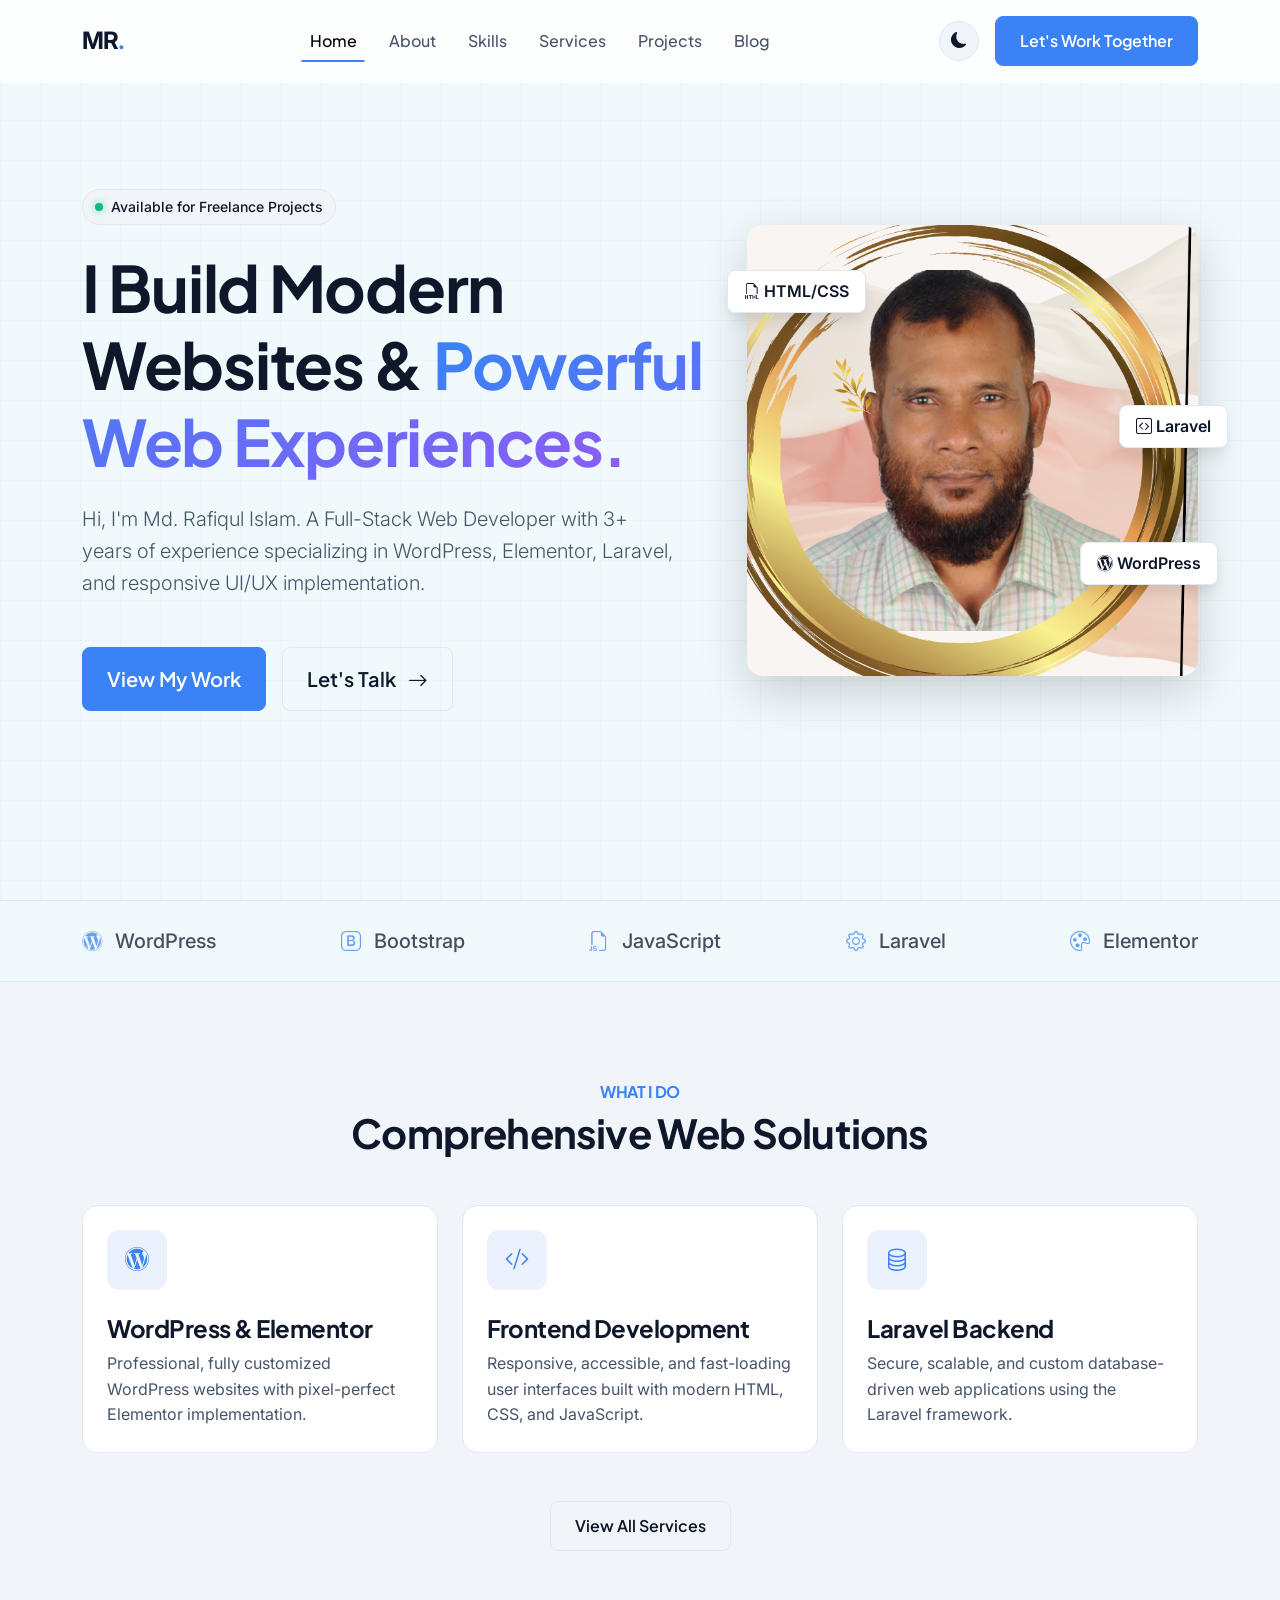
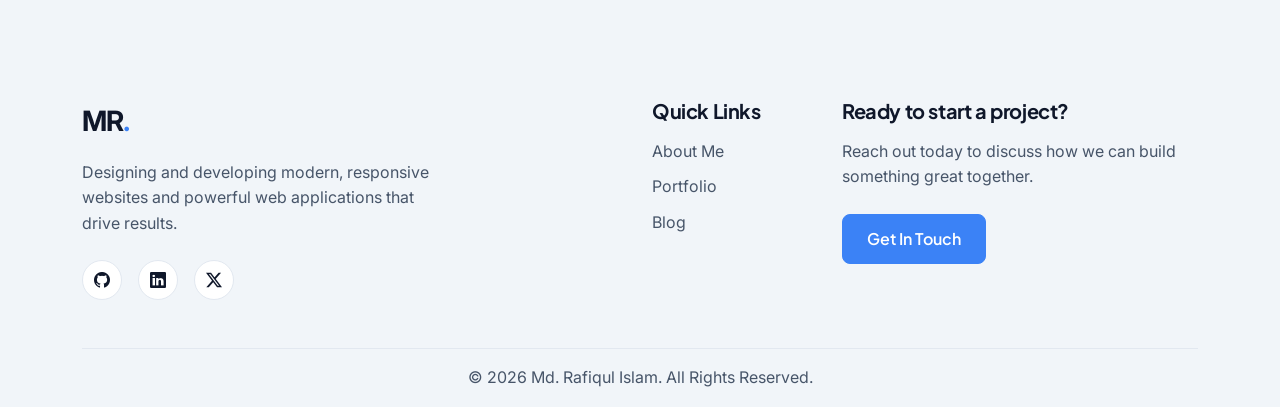
<file: index.html>
<!DOCTYPE html>
<html lang="en" data-theme="light">
<head>
    <meta charset="UTF-8">
    <meta name="viewport" content="width=device-width, initial-scale=1.0">
    <title>Md. Rafiqul Islam | Full-Stack Web Developer</title>
    <meta name="description" content="Portfolio of Md. Rafiqul Islam, a Full-Stack Web Developer with 3+ years of experience specializing in WordPress, Laravel, and modern responsive websites.">
    
    <!-- Fonts -->
    <link rel="preconnect" href="https://fonts.googleapis.com">
    <link rel="preconnect" href="https://fonts.gstatic.com" crossorigin>
    <link href="https://fonts.googleapis.com/css2?family=Plus+Jakarta+Sans:wght@400;500;600;700&family=Inter:wght@400;500;600&display=swap" rel="stylesheet">
    
    <!-- Bootstrap 5 & Icons -->
    <link href="https://cdn.jsdelivr.net/npm/bootstrap@5.3.2/dist/css/bootstrap.min.css" rel="stylesheet">
    <link rel="stylesheet" href="https://cdn.jsdelivr.net/npm/bootstrap-icons@1.11.1/font/bootstrap-icons.css">
    
    <!-- Custom CSS -->
    <link rel="stylesheet" href="assets/css/style.css">
    <link rel="stylesheet" href="assets/css/dark-mode.css">
    <link rel="stylesheet" href="assets/css/responsive.css">
</head>
<body>
    <!-- Navbar -->
    <nav class="navbar navbar-expand-lg fixed-top" id="mainNav">
        <div class="container">
            <a class="navbar-brand fw-bold brand-logo" href="index.html">MR<span class="brand-dot">.</span></a>
            <button class="navbar-toggler" type="button" data-bs-toggle="collapse" data-bs-target="#navbarContent" aria-controls="navbarContent" aria-expanded="false" aria-label="Toggle navigation">
                <i class="bi bi-list"></i>
            </button>
            
            <div class="collapse navbar-collapse" id="navbarContent">
                <ul class="navbar-nav mx-auto mb-2 mb-lg-0">
                    <li class="nav-item"><a class="nav-link active" href="index.html">Home</a></li>
                    <li class="nav-item"><a class="nav-link" href="about.html">About</a></li>
                    <li class="nav-item"><a class="nav-link" href="skills.html">Skills</a></li>
                    <li class="nav-item"><a class="nav-link" href="services.html">Services</a></li>
                    <li class="nav-item"><a class="nav-link" href="projects.html">Projects</a></li>
                    <li class="nav-item"><a class="nav-link" href="blog.html">Blog</a></li>
                </ul>
                <div class="d-flex align-items-center gap-3">
                    <button id="themeToggle" class="theme-toggle-btn" aria-label="Toggle Dark Mode">
                        <i class="bi bi-moon-fill dark-icon"></i>
                        <i class="bi bi-sun-fill light-icon"></i>
                    </button>
                    <a href="contact.html" class="btn btn-primary btn-cta">Let's Work Together</a>
                </div>
            </div>
        </div>
    </nav>

    <!-- Hero Section -->
    <section class="hero-section d-flex align-items-center">
        <div class="hero-bg-grid"></div>
        <div class="container position-relative z-1">
            <div class="row align-items-center min-vh-100 py-5">
                <div class="col-lg-7 reveal-up">
                    <div class="badge-status mb-4">
                        <span class="status-dot"></span> Available for Freelance Projects
                    </div>
                    <h1 class="display-3 fw-bold mb-4">
                        I Build Modern Websites & <span class="text-gradient">Powerful Web Experiences.</span>
                    </h1>
                    <p class="lead mb-5 text-secondary pe-lg-5">
                        Hi, I'm Md. Rafiqul Islam. A Full-Stack Web Developer with 3+ years of experience specializing in WordPress, Elementor, Laravel, and responsive UI/UX implementation.
                    </p>
                    <div class="d-flex gap-3 flex-wrap">
                        <a href="projects.html" class="btn btn-primary btn-lg px-4 py-3">View My Work</a>
                        <a href="contact.html" class="btn btn-outline btn-lg px-4 py-3">Let's Talk <i class="bi bi-arrow-right ms-2"></i></a>
                    </div>
                </div>
                <div class="col-lg-5 mt-5 mt-lg-0 reveal-up delay-1">
                    <div class="hero-visual position-relative">
                        <div class="tech-badge badge-1"><i class="bi bi-filetype-html"></i> HTML/CSS</div>
                        <div class="tech-badge badge-2"><i class="bi bi-wordpress"></i> WordPress</div>
                        <div class="tech-badge badge-3"><i class="bi bi-code-square"></i> Laravel</div>
                        <img src="assets/images/profile/profile-placeholder.jpg" alt="Md. Rafiqul Islam" class="img-fluid rounded-4 shadow-lg hero-img">
                    </div>
                </div>
            </div>
        </div>
    </section>

    <!-- Tech Strip -->
    <div class="tech-strip py-4 border-y">
        <div class="container">
            <div class="d-flex justify-content-between align-items-center flex-wrap gap-4 opacity-75">
                <span class="fs-5 fw-medium"><i class="bi bi-wordpress text-primary me-2"></i> WordPress</span>
                <span class="fs-5 fw-medium"><i class="bi bi-bootstrap text-primary me-2"></i> Bootstrap</span>
                <span class="fs-5 fw-medium"><i class="bi bi-filetype-js text-primary me-2"></i> JavaScript</span>
                <span class="fs-5 fw-medium"><i class="bi bi-gear text-primary me-2"></i> Laravel</span>
                <span class="fs-5 fw-medium"><i class="bi bi-palette text-primary me-2"></i> Elementor</span>
            </div>
        </div>
    </div>

    <!-- Featured Services Preview -->
    <section class="section-padding bg-alt">
        <div class="container">
            <div class="section-header text-center mb-5 reveal-up">
                <h6 class="text-primary text-uppercase tracking-wide">What I Do</h6>
                <h2 class="display-6 fw-bold">Comprehensive Web Solutions</h2>
            </div>
            <div class="row g-4">
                <div class="col-md-4 reveal-up">
                    <div class="service-card h-100 p-4 rounded-4">
                        <div class="icon-box mb-4"><i class="bi bi-wordpress"></i></div>
                        <h4>WordPress & Elementor</h4>
                        <p class="text-secondary mb-0">Professional, fully customized WordPress websites with pixel-perfect Elementor implementation.</p>
                    </div>
                </div>
                <div class="col-md-4 reveal-up delay-1">
                    <div class="service-card h-100 p-4 rounded-4">
                        <div class="icon-box mb-4"><i class="bi bi-code-slash"></i></div>
                        <h4>Frontend Development</h4>
                        <p class="text-secondary mb-0">Responsive, accessible, and fast-loading user interfaces built with modern HTML, CSS, and JavaScript.</p>
                    </div>
                </div>
                <div class="col-md-4 reveal-up delay-2">
                    <div class="service-card h-100 p-4 rounded-4">
                        <div class="icon-box mb-4"><i class="bi bi-database"></i></div>
                        <h4>Laravel Backend</h4>
                        <p class="text-secondary mb-0">Secure, scalable, and custom database-driven web applications using the Laravel framework.</p>
                    </div>
                </div>
            </div>
            <div class="text-center mt-5 reveal-up">
                <a href="services.html" class="btn btn-outline">View All Services</a>
            </div>
        </div>
    </section>

    <!-- Footer -->
    <footer class="site-footer pt-5 pb-3">
        <div class="container">
            <div class="row gy-4 mb-5">
                <div class="col-lg-4">
                    <a class="navbar-brand fw-bold brand-logo fs-3 mb-3 d-block" href="index.html">MR<span class="brand-dot">.</span></a>
                    <p class="text-secondary mb-4">Designing and developing modern, responsive websites and powerful web applications that drive results.</p>
                    <div class="social-links d-flex gap-3">
                        <a href="https://github.com/Rafiqsrgt" target="_blank" aria-label="GitHub"><i class="bi bi-github"></i></a>
                        <a href="https://www.linkedin.com/in/rafiqsgt/L" target="_blank" aria-label="LinkedIn"><i class="bi bi-linkedin"></i></a>
                        <a href="https://x.com/RAFIQIS55114904" target="_blank" aria-label="Twitter"><i class="bi bi-twitter-x"></i></a>
                    </div>
                </div>
                <div class="col-lg-2 offset-lg-2">
                    <h5 class="mb-3">Quick Links</h5>
                    <ul class="list-unstyled footer-links">
                        <li><a href="about.html">About Me</a></li>
                        <li><a href="projects.html">Portfolio</a></li>
                        <li><a href="blog.html">Blog</a></li>
                    </ul>
                </div>
                <div class="col-lg-4">
                    <h5 class="mb-3">Ready to start a project?</h5>
                    <p class="text-secondary">Reach out today to discuss how we can build something great together.</p>
                    <a href="contact.html" class="btn btn-primary mt-2">Get In Touch</a>
                </div>
            </div>
            <div class="footer-bottom pt-3 border-top text-center text-secondary">
                <p class="mb-0">&copy; 2026 Md. Rafiqul Islam. All Rights Reserved.</p>
            </div>
        </div>
    </footer>

    <!-- Scroll to Top -->
    <button id="scrollTop" class="scroll-top-btn" aria-label="Scroll to top">
        <i class="bi bi-arrow-up"></i>
    </button>

    <!-- Scripts -->
    <script src="https://cdn.jsdelivr.net/npm/bootstrap@5.3.2/dist/js/bootstrap.bundle.min.js"></script>
    <script src="assets/js/theme.js"></script>
    <script src="assets/js/main.js"></script>
    <script src="assets/js/animations.js"></script>
</body>
</html>
</file>
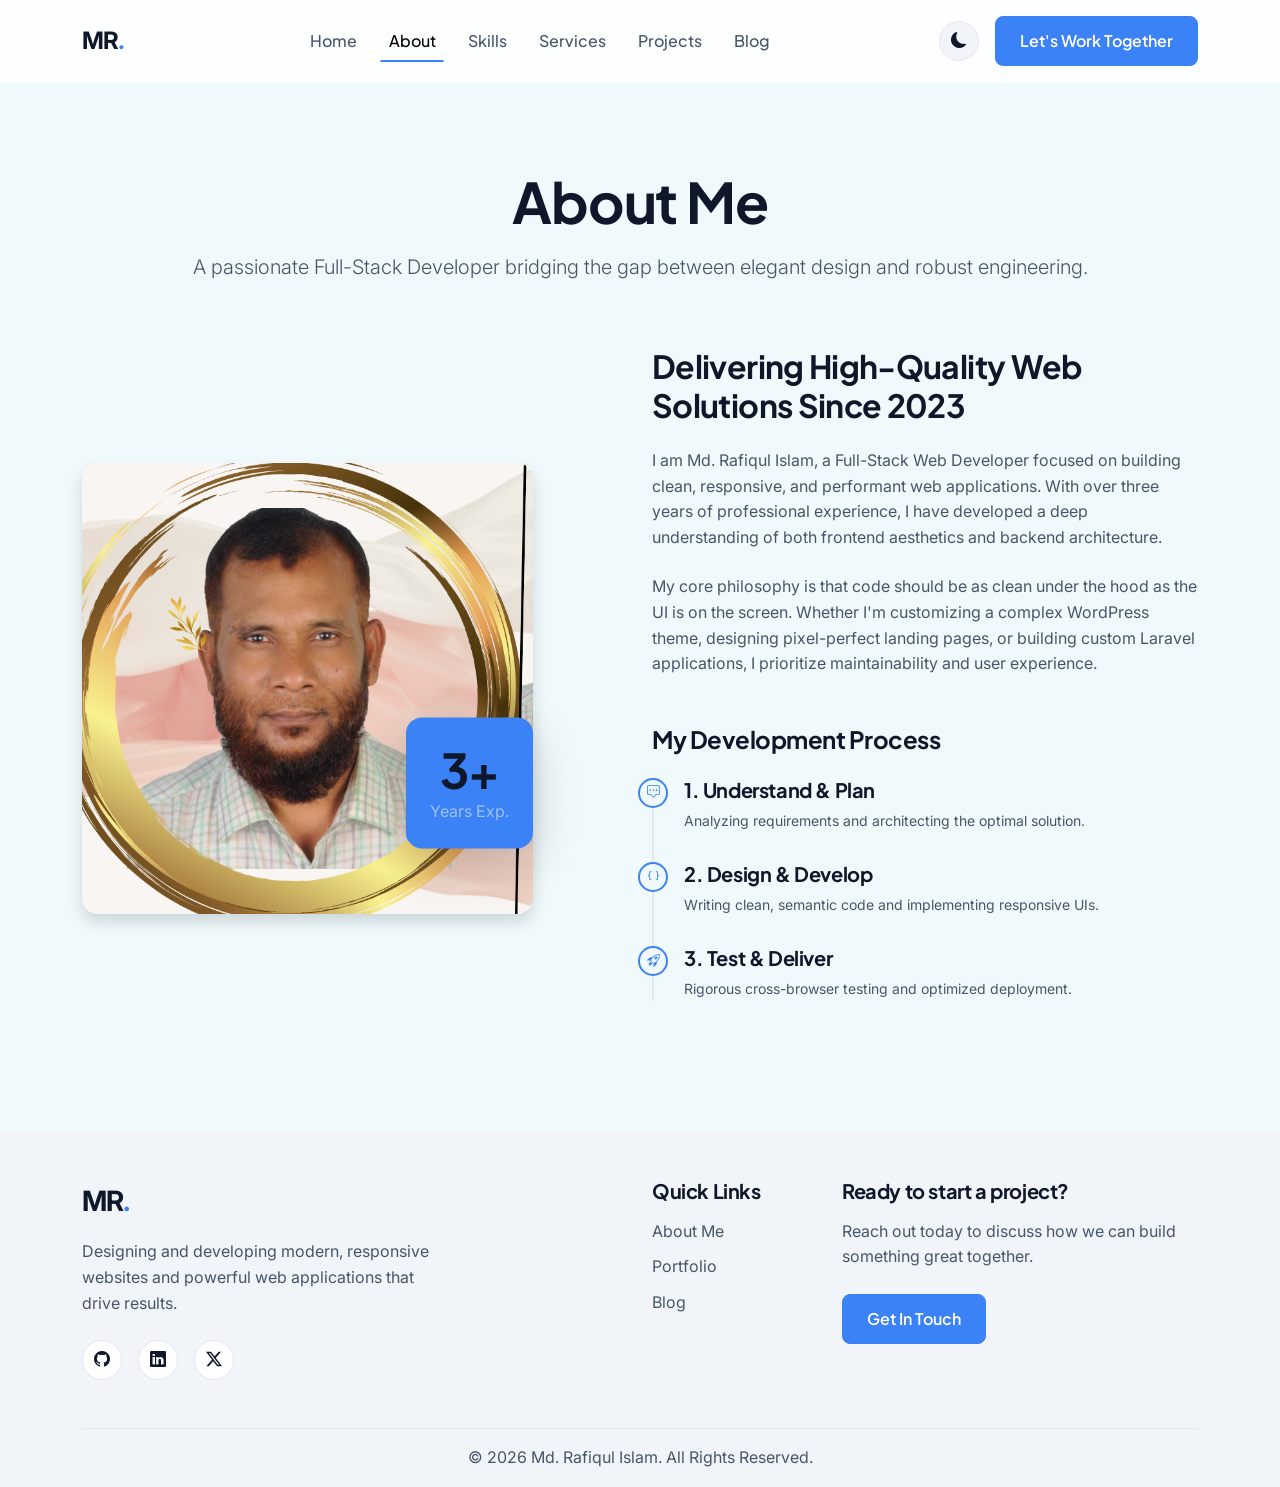
<file: about.html>
<!DOCTYPE html>
<html lang="en" data-theme="light">
<head>
    <meta charset="UTF-8">
    <meta name="viewport" content="width=device-width, initial-scale=1.0">
    <title>About Me | Md. Rafiqul Islam</title>
    <meta name="description" content="Learn more about Md. Rafiqul Islam, a Full-Stack Web Developer with 3+ years of experience.">
    
    <!-- Fonts -->
    <link rel="preconnect" href="https://fonts.googleapis.com">
    <link rel="preconnect" href="https://fonts.gstatic.com" crossorigin>
    <link href="https://fonts.googleapis.com/css2?family=Plus+Jakarta+Sans:wght@400;500;600;700&family=Inter:wght@400;500;600&display=swap" rel="stylesheet">
    
    <!-- Bootstrap 5 & Icons -->
    <link href="https://cdn.jsdelivr.net/npm/bootstrap@5.3.2/dist/css/bootstrap.min.css" rel="stylesheet">
    <link rel="stylesheet" href="https://cdn.jsdelivr.net/npm/bootstrap-icons@1.11.1/font/bootstrap-icons.css">
    
    <!-- Custom CSS -->
    <link rel="stylesheet" href="assets/css/style.css">
    <link rel="stylesheet" href="assets/css/dark-mode.css">
    <link rel="stylesheet" href="assets/css/responsive.css">
</head>
<body>
    <!-- Navbar -->
    <nav class="navbar navbar-expand-lg fixed-top" id="mainNav">
        <div class="container">
            <a class="navbar-brand fw-bold brand-logo" href="index.html">MR<span class="brand-dot">.</span></a>
            <button class="navbar-toggler" type="button" data-bs-toggle="collapse" data-bs-target="#navbarContent" aria-controls="navbarContent" aria-expanded="false" aria-label="Toggle navigation">
                <i class="bi bi-list"></i>
            </button>
            
            <div class="collapse navbar-collapse" id="navbarContent">
                <ul class="navbar-nav mx-auto mb-2 mb-lg-0">
                    <li class="nav-item"><a class="nav-link" href="index.html">Home</a></li>
                    <li class="nav-item"><a class="nav-link active" href="about.html">About</a></li>
                    <li class="nav-item"><a class="nav-link" href="skills.html">Skills</a></li>
                    <li class="nav-item"><a class="nav-link" href="services.html">Services</a></li>
                    <li class="nav-item"><a class="nav-link" href="projects.html">Projects</a></li>
                    <li class="nav-item"><a class="nav-link" href="blog.html">Blog</a></li>
                </ul>
                <div class="d-flex align-items-center gap-3">
                    <button id="themeToggle" class="theme-toggle-btn" aria-label="Toggle Dark Mode">
                        <i class="bi bi-moon-fill dark-icon"></i>
                        <i class="bi bi-sun-fill light-icon"></i>
                    </button>
                    <a href="contact.html" class="btn btn-primary btn-cta">Let's Work Together</a>
                </div>
            </div>
        </div>
    </nav>

    <!-- Page Header -->
    <section class="page-header padding-top-nav">
        <div class="container text-center py-5 reveal-up">
            <h1 class="display-4 fw-bold mb-3">About Me</h1>
            <p class="lead text-secondary max-w-700 mx-auto">A passionate Full-Stack Developer bridging the gap between elegant design and robust engineering.</p>
        </div>
    </section>

    <!-- About Content -->
    <section class="section-padding pt-0">
        <div class="container">
            <div class="row align-items-center gy-5">
                <div class="col-lg-5 reveal-up">
                    <div class="about-image-wrapper position-relative">
                        <img src="assets/images/profile/profile-placeholder.jpg" alt="Md. Rafiqul Islam Working" class="img-fluid rounded-4 shadow">
                        <div class="experience-badge bg-primary text-white p-4 rounded-4 position-absolute bottom-0 end-0 translate-middle-y me-n4 shadow-lg text-center">
                            <h2 class="display-5 fw-bold mb-0">3+</h2>
                            <p class="mb-0 text-white-50">Years Exp.</p>
                        </div>
                    </div>
                </div>
                <div class="col-lg-6 offset-lg-1 reveal-up delay-1">
                    <h2 class="mb-4">Delivering High-Quality Web Solutions Since 2023</h2>
                    <p class="text-secondary mb-4">I am Md. Rafiqul Islam, a Full-Stack Web Developer focused on building clean, responsive, and performant web applications. With over three years of professional experience, I have developed a deep understanding of both frontend aesthetics and backend architecture.</p>
                    <p class="text-secondary mb-4">My core philosophy is that code should be as clean under the hood as the UI is on the screen. Whether I'm customizing a complex WordPress theme, designing pixel-perfect landing pages, or building custom Laravel applications, I prioritize maintainability and user experience.</p>
                    
                    <div class="my-approach mt-5">
                        <h4 class="mb-4">My Development Process</h4>
                        <div class="process-timeline">
                            <div class="process-step">
                                <div class="step-icon"><i class="bi bi-chat-square-dots"></i></div>
                                <div>
                                    <h5>1. Understand & Plan</h5>
                                    <p class="text-secondary text-sm">Analyzing requirements and architecting the optimal solution.</p>
                                </div>
                            </div>
                            <div class="process-step">
                                <div class="step-icon"><i class="bi bi-braces"></i></div>
                                <div>
                                    <h5>2. Design & Develop</h5>
                                    <p class="text-secondary text-sm">Writing clean, semantic code and implementing responsive UIs.</p>
                                </div>
                            </div>
                            <div class="process-step">
                                <div class="step-icon"><i class="bi bi-rocket-takeoff"></i></div>
                                <div>
                                    <h5>3. Test & Deliver</h5>
                                    <p class="text-secondary text-sm">Rigorous cross-browser testing and optimized deployment.</p>
                                </div>
                            </div>
                        </div>
                    </div>
                </div>
            </div>
        </div>
    </section>

    <!-- Footer -->
    <footer class="site-footer pt-5 pb-3">
        <div class="container">
            <div class="row gy-4 mb-5">
                <div class="col-lg-4">
                    <a class="navbar-brand fw-bold brand-logo fs-3 mb-3 d-block" href="index.html">MR<span class="brand-dot">.</span></a>
                    <p class="text-secondary mb-4">Designing and developing modern, responsive websites and powerful web applications that drive results.</p>
                    <div class="social-links d-flex gap-3">
                        <a href="YOUR_GITHUB_URL" target="_blank" aria-label="GitHub"><i class="bi bi-github"></i></a>
                        <a href="YOUR_LINKEDIN_URL" target="_blank" aria-label="LinkedIn"><i class="bi bi-linkedin"></i></a>
                        <a href="YOUR_TWITTER_URL" target="_blank" aria-label="Twitter"><i class="bi bi-twitter-x"></i></a>
                    </div>
                </div>
                <div class="col-lg-2 offset-lg-2">
                    <h5 class="mb-3">Quick Links</h5>
                    <ul class="list-unstyled footer-links">
                        <li><a href="about.html">About Me</a></li>
                        <li><a href="projects.html">Portfolio</a></li>
                        <li><a href="blog.html">Blog</a></li>
                    </ul>
                </div>
                <div class="col-lg-4">
                    <h5 class="mb-3">Ready to start a project?</h5>
                    <p class="text-secondary">Reach out today to discuss how we can build something great together.</p>
                    <a href="contact.html" class="btn btn-primary mt-2">Get In Touch</a>
                </div>
            </div>
            <div class="footer-bottom pt-3 border-top text-center text-secondary">
                <p class="mb-0">&copy; 2026 Md. Rafiqul Islam. All Rights Reserved.</p>
            </div>
        </div>
    </footer>

    <!-- Scroll to Top -->
    <button id="scrollTop" class="scroll-top-btn" aria-label="Scroll to top">
        <i class="bi bi-arrow-up"></i>
    </button>

    <!-- Scripts -->
    <script src="https://cdn.jsdelivr.net/npm/bootstrap@5.3.2/dist/js/bootstrap.bundle.min.js"></script>
    <script src="assets/js/theme.js"></script>
    <script src="assets/js/main.js"></script>
    <script src="assets/js/animations.js"></script>
</body>
</html>
</file>
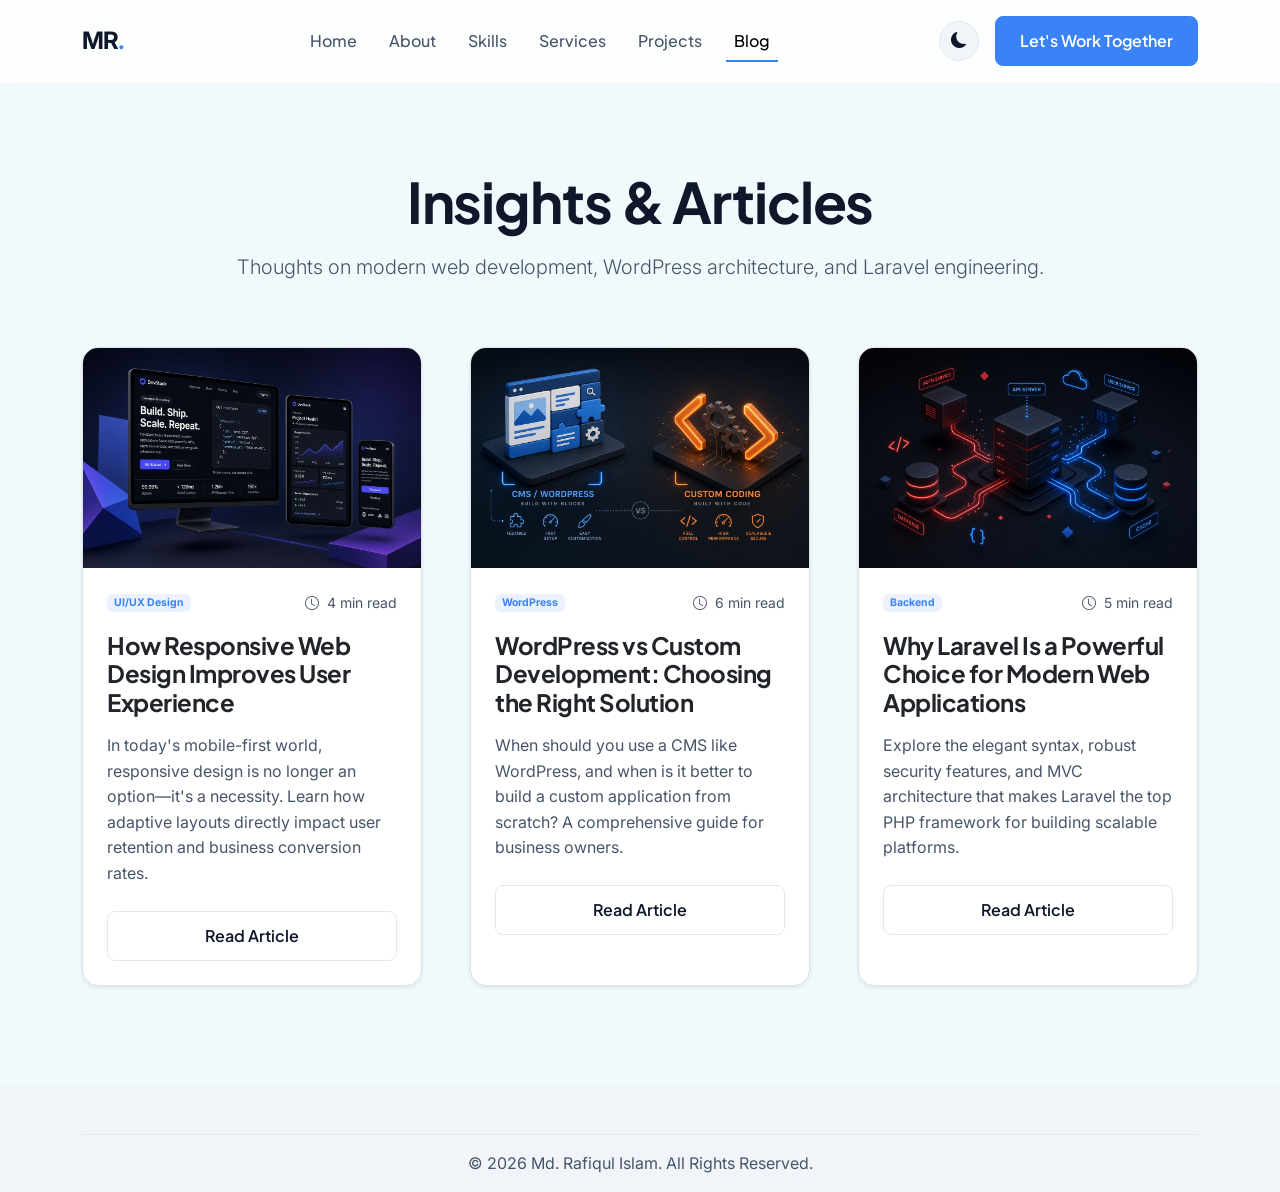
<file: blog.html>
<!DOCTYPE html>
<html lang="en" data-theme="light">
<head>
    <meta charset="UTF-8">
    <meta name="viewport" content="width=device-width, initial-scale=1.0">
    <title>Blog | Md. Rafiqul Islam</title>
    
    <link rel="preconnect" href="https://fonts.googleapis.com">
    <link rel="preconnect" href="https://fonts.gstatic.com" crossorigin>
    <link href="https://fonts.googleapis.com/css2?family=Plus+Jakarta+Sans:wght@400;500;600;700&family=Inter:wght@400;500;600&display=swap" rel="stylesheet">
    
    <link href="https://cdn.jsdelivr.net/npm/bootstrap@5.3.2/dist/css/bootstrap.min.css" rel="stylesheet">
    <link rel="stylesheet" href="https://cdn.jsdelivr.net/npm/bootstrap-icons@1.11.1/font/bootstrap-icons.css">
    
    <link rel="stylesheet" href="assets/css/style.css">
    <link rel="stylesheet" href="assets/css/dark-mode.css">
    <link rel="stylesheet" href="assets/css/responsive.css">
</head>
<body>
    <!-- Navbar -->
    <nav class="navbar navbar-expand-lg fixed-top" id="mainNav">
        <div class="container">
            <a class="navbar-brand fw-bold brand-logo" href="index.html">MR<span class="brand-dot">.</span></a>
            <button class="navbar-toggler" type="button" data-bs-toggle="collapse" data-bs-target="#navbarContent">
                <i class="bi bi-list"></i>
            </button>
            <div class="collapse navbar-collapse" id="navbarContent">
                <ul class="navbar-nav mx-auto mb-2 mb-lg-0">
                    <li class="nav-item"><a class="nav-link" href="index.html">Home</a></li>
                    <li class="nav-item"><a class="nav-link" href="about.html">About</a></li>
                    <li class="nav-item"><a class="nav-link" href="skills.html">Skills</a></li>
                    <li class="nav-item"><a class="nav-link" href="services.html">Services</a></li>
                    <li class="nav-item"><a class="nav-link" href="projects.html">Projects</a></li>
                    <li class="nav-item"><a class="nav-link active" href="blog.html">Blog</a></li>
                </ul>
                <div class="d-flex align-items-center gap-3">
                    <button id="themeToggle" class="theme-toggle-btn">
                        <i class="bi bi-moon-fill dark-icon"></i>
                        <i class="bi bi-sun-fill light-icon"></i>
                    </button>
                    <a href="contact.html" class="btn btn-primary btn-cta">Let's Work Together</a>
                </div>
            </div>
        </div>
    </nav>

    <!-- Page Header -->
    <section class="page-header padding-top-nav">
        <div class="container text-center py-5 reveal-up">
            <h1 class="display-4 fw-bold mb-3">Insights & Articles</h1>
            <p class="lead text-secondary max-w-700 mx-auto">Thoughts on modern web development, WordPress architecture, and Laravel engineering.</p>
        </div>
    </section>

    <!-- Blog Grid -->
    <section class="section-padding pt-0">
        <div class="container">
            <div class="row g-5">
                
                <!-- Blog Post 1 -->
                <div class="col-lg-4 col-md-6 reveal-up">
                    <div class="card h-100 rounded-4 border overflow-hidden bg-surface shadow-sm">
                        <img src="assets/images/blog/blog-01.jpg" alt="Responsive Web Design" class="card-img-top" style="height: 220px; object-fit: cover;">
                        <div class="card-body p-4">
                            <div class="d-flex justify-content-between align-items-center mb-3 text-sm">
                                <span class="badge bg-primary-soft text-primary">UI/UX Design</span>
                                <span class="text-secondary"><i class="bi bi-clock me-1"></i> 4 min read</span>
                            </div>
                            <h4 class="card-title mb-3"><a href="blog-details.html" class="text-decoration-none text-reset">How Responsive Web Design Improves User Experience</a></h4>
                            <p class="card-text text-secondary mb-4">In today's mobile-first world, responsive design is no longer an option—it's a necessity. Learn how adaptive layouts directly impact user retention and business conversion rates.</p>
                            <a href="blog-details.html" class="btn btn-outline w-100">Read Article</a>
                        </div>
                    </div>
                </div>

                <!-- Blog Post 2 -->
                <div class="col-lg-4 col-md-6 reveal-up delay-1">
                    <div class="card h-100 rounded-4 border overflow-hidden bg-surface shadow-sm">
                        <img src="assets/images/blog/blog-02.jpg" alt="WordPress vs Custom" class="card-img-top" style="height: 220px; object-fit: cover;">
                        <div class="card-body p-4">
                            <div class="d-flex justify-content-between align-items-center mb-3 text-sm">
                                <span class="badge bg-primary-soft text-primary">WordPress</span>
                                <span class="text-secondary"><i class="bi bi-clock me-1"></i> 6 min read</span>
                            </div>
                            <h4 class="card-title mb-3"><a href="blog-details.html" class="text-decoration-none text-reset">WordPress vs Custom Development: Choosing the Right Solution</a></h4>
                            <p class="card-text text-secondary mb-4">When should you use a CMS like WordPress, and when is it better to build a custom application from scratch? A comprehensive guide for business owners.</p>
                            <a href="blog-details.html" class="btn btn-outline w-100">Read Article</a>
                        </div>
                    </div>
                </div>

                <!-- Blog Post 3 -->
                <div class="col-lg-4 col-md-6 reveal-up delay-2">
                    <div class="card h-100 rounded-4 border overflow-hidden bg-surface shadow-sm">
                        <img src="assets/images/blog/blog-03.jpg" alt="Laravel Framework" class="card-img-top" style="height: 220px; object-fit: cover;">
                        <div class="card-body p-4">
                            <div class="d-flex justify-content-between align-items-center mb-3 text-sm">
                                <span class="badge bg-primary-soft text-primary">Backend</span>
                                <span class="text-secondary"><i class="bi bi-clock me-1"></i> 5 min read</span>
                            </div>
                            <h4 class="card-title mb-3"><a href="blog-details.html" class="text-decoration-none text-reset">Why Laravel Is a Powerful Choice for Modern Web Applications</a></h4>
                            <p class="card-text text-secondary mb-4">Explore the elegant syntax, robust security features, and MVC architecture that makes Laravel the top PHP framework for building scalable platforms.</p>
                            <a href="blog-details.html" class="btn btn-outline w-100">Read Article</a>
                        </div>
                    </div>
                </div>

            </div>
        </div>
    </section>

    <!-- Footer -->
    <footer class="site-footer pt-5 pb-3">
        <div class="container text-center text-secondary">
            <div class="footer-bottom pt-3 border-top">
                <p class="mb-0">&copy; 2026 Md. Rafiqul Islam. All Rights Reserved.</p>
            </div>
        </div>
    </footer>

    <!-- Scroll Top -->
    <button id="scrollTop" class="scroll-top-btn"><i class="bi bi-arrow-up"></i></button>

    <!-- Scripts -->
    <script src="https://cdn.jsdelivr.net/npm/bootstrap@5.3.2/dist/js/bootstrap.bundle.min.js"></script>
    <script src="assets/js/theme.js"></script>
    <script src="assets/js/main.js"></script>
    <script src="assets/js/animations.js"></script>
</body>
</html>
</file>
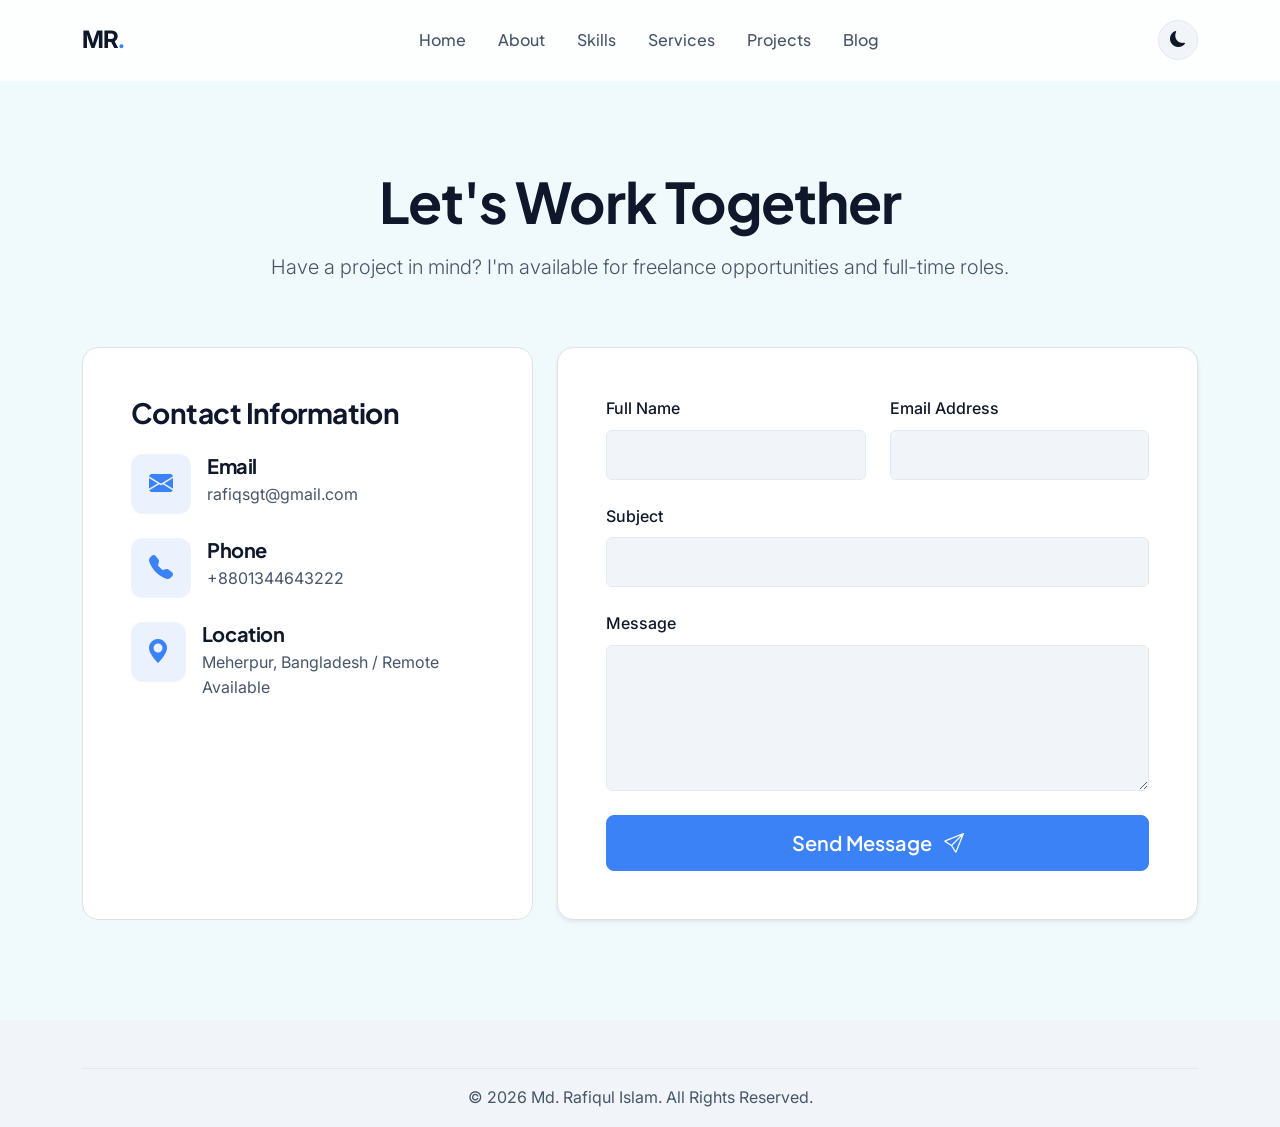
<file: contact.html>
<!DOCTYPE html>
<html lang="en" data-theme="light">
<head>
    <meta charset="UTF-8">
    <meta name="viewport" content="width=device-width, initial-scale=1.0">
    <title>Contact Me | Md. Rafiqul Islam</title>
    
    <link rel="preconnect" href="https://fonts.googleapis.com">
    <link rel="preconnect" href="https://fonts.gstatic.com" crossorigin>
    <link href="https://fonts.googleapis.com/css2?family=Plus+Jakarta+Sans:wght@400;500;600;700&family=Inter:wght@400;500;600&display=swap" rel="stylesheet">
    <link href="https://cdn.jsdelivr.net/npm/bootstrap@5.3.2/dist/css/bootstrap.min.css" rel="stylesheet">
    <link rel="stylesheet" href="https://cdn.jsdelivr.net/npm/bootstrap-icons@1.11.1/font/bootstrap-icons.css">
    
    <link rel="stylesheet" href="assets/css/style.css">
    <link rel="stylesheet" href="assets/css/dark-mode.css">
    <link rel="stylesheet" href="assets/css/responsive.css">
</head>
<body>
    <nav class="navbar navbar-expand-lg fixed-top" id="mainNav">
        <div class="container">
            <a class="navbar-brand fw-bold brand-logo" href="index.html">MR<span class="brand-dot">.</span></a>
            <button class="navbar-toggler" type="button" data-bs-toggle="collapse" data-bs-target="#navbarContent">
                <i class="bi bi-list"></i>
            </button>
            <div class="collapse navbar-collapse" id="navbarContent">
                <ul class="navbar-nav mx-auto mb-2 mb-lg-0">
                    <li class="nav-item"><a class="nav-link" href="index.html">Home</a></li>
                    <li class="nav-item"><a class="nav-link" href="about.html">About</a></li>
                    <li class="nav-item"><a class="nav-link" href="skills.html">Skills</a></li>
                    <li class="nav-item"><a class="nav-link" href="services.html">Services</a></li>
                    <li class="nav-item"><a class="nav-link" href="projects.html">Projects</a></li>
                    <li class="nav-item"><a class="nav-link" href="blog.html">Blog</a></li>
                </ul>
                <div class="d-flex align-items-center gap-3">
                    <button id="themeToggle" class="theme-toggle-btn">
                        <i class="bi bi-moon-fill dark-icon"></i>
                        <i class="bi bi-sun-fill light-icon"></i>
                    </button>
                </div>
            </div>
        </div>
    </nav>

    <section class="page-header padding-top-nav">
        <div class="container text-center py-5 reveal-up">
            <h1 class="display-4 fw-bold mb-3">Let's Work Together</h1>
            <p class="lead text-secondary max-w-700 mx-auto">Have a project in mind? I'm available for freelance opportunities and full-time roles.</p>
        </div>
    </section>

    <section class="section-padding pt-0">
        <div class="container">
            <div class="row gy-5">
                <!-- Contact Info -->
                <div class="col-lg-5 reveal-up">
                    <div class="contact-info bg-surface p-5 rounded-4 border h-100">
                        <h3 class="mb-4">Contact Information</h3>
                        
                        <div class="d-flex align-items-start mb-4">
                            <div class="icon-box bg-primary-soft text-primary me-3"><i class="bi bi-envelope-fill"></i></div>
                            <div>
                                <h5 class="mb-1">Email</h5>
                                <a href="mailto:YOUR_EMAIL@example.com" class="text-secondary text-decoration-none">rafiqsgt@gmail.com</a>
                            </div>
                        </div>
                        
                        <div class="d-flex align-items-start mb-4">
                            <div class="icon-box bg-primary-soft text-primary me-3"><i class="bi bi-telephone-fill"></i></div>
                            <div>
                                <h5 class="mb-1">Phone</h5>
                                <a href="tel:YOUR_PHONE_NUMBER" class="text-secondary text-decoration-none">+8801344643222</a>
                            </div>
                        </div>
                        
                        <div class="d-flex align-items-start mb-4">
                            <div class="icon-box bg-primary-soft text-primary me-3"><i class="bi bi-geo-alt-fill"></i></div>
                            <div>
                                <h5 class="mb-1">Location</h5>
                                <span class="text-secondary">Meherpur, Bangladesh / Remote Available</span>
                            </div>
                        </div>
                    </div>
                </div>

                <!-- Contact Form -->
                <div class="col-lg-7 reveal-up delay-1">
                    <form id="contactForm" class="contact-form bg-surface p-5 rounded-4 border shadow-sm" novalidate>
                        <div class="row g-4">
                            <div class="col-md-6">
                                <label for="name" class="form-label fw-medium">Full Name</label>
                                <input type="text" class="form-control" id="name" required>
                                <div class="invalid-feedback">Please provide your name.</div>
                            </div>
                            <div class="col-md-6">
                                <label for="email" class="form-label fw-medium">Email Address</label>
                                <input type="email" class="form-control" id="email" required>
                                <div class="invalid-feedback">Please provide a valid email.</div>
                            </div>
                            <div class="col-12">
                                <label for="subject" class="form-label fw-medium">Subject</label>
                                <input type="text" class="form-control" id="subject" required>
                            </div>
                            <div class="col-12">
                                <label for="message" class="form-label fw-medium">Message</label>
                                <textarea class="form-control" id="message" rows="5" required></textarea>
                            </div>
                            <div class="col-12 mt-4">
                                <button type="submit" class="btn btn-primary btn-lg w-100">Send Message <i class="bi bi-send ms-2"></i></button>
                            </div>
                        </div>
                    </form>
                </div>
            </div>
        </div>
    </section>

    <footer class="site-footer pt-5 pb-3">
        <div class="container">
            <div class="footer-bottom pt-3 border-top text-center text-secondary">
                <p class="mb-0">&copy; 2026 Md. Rafiqul Islam. All Rights Reserved.</p>
            </div>
        </div>
    </footer>

    <script src="https://cdn.jsdelivr.net/npm/bootstrap@5.3.2/dist/js/bootstrap.bundle.min.js"></script>
    <script src="assets/js/theme.js"></script>
    <script src="assets/js/main.js"></script>
    <script src="assets/js/animations.js"></script>
</body>
</html>
</file>
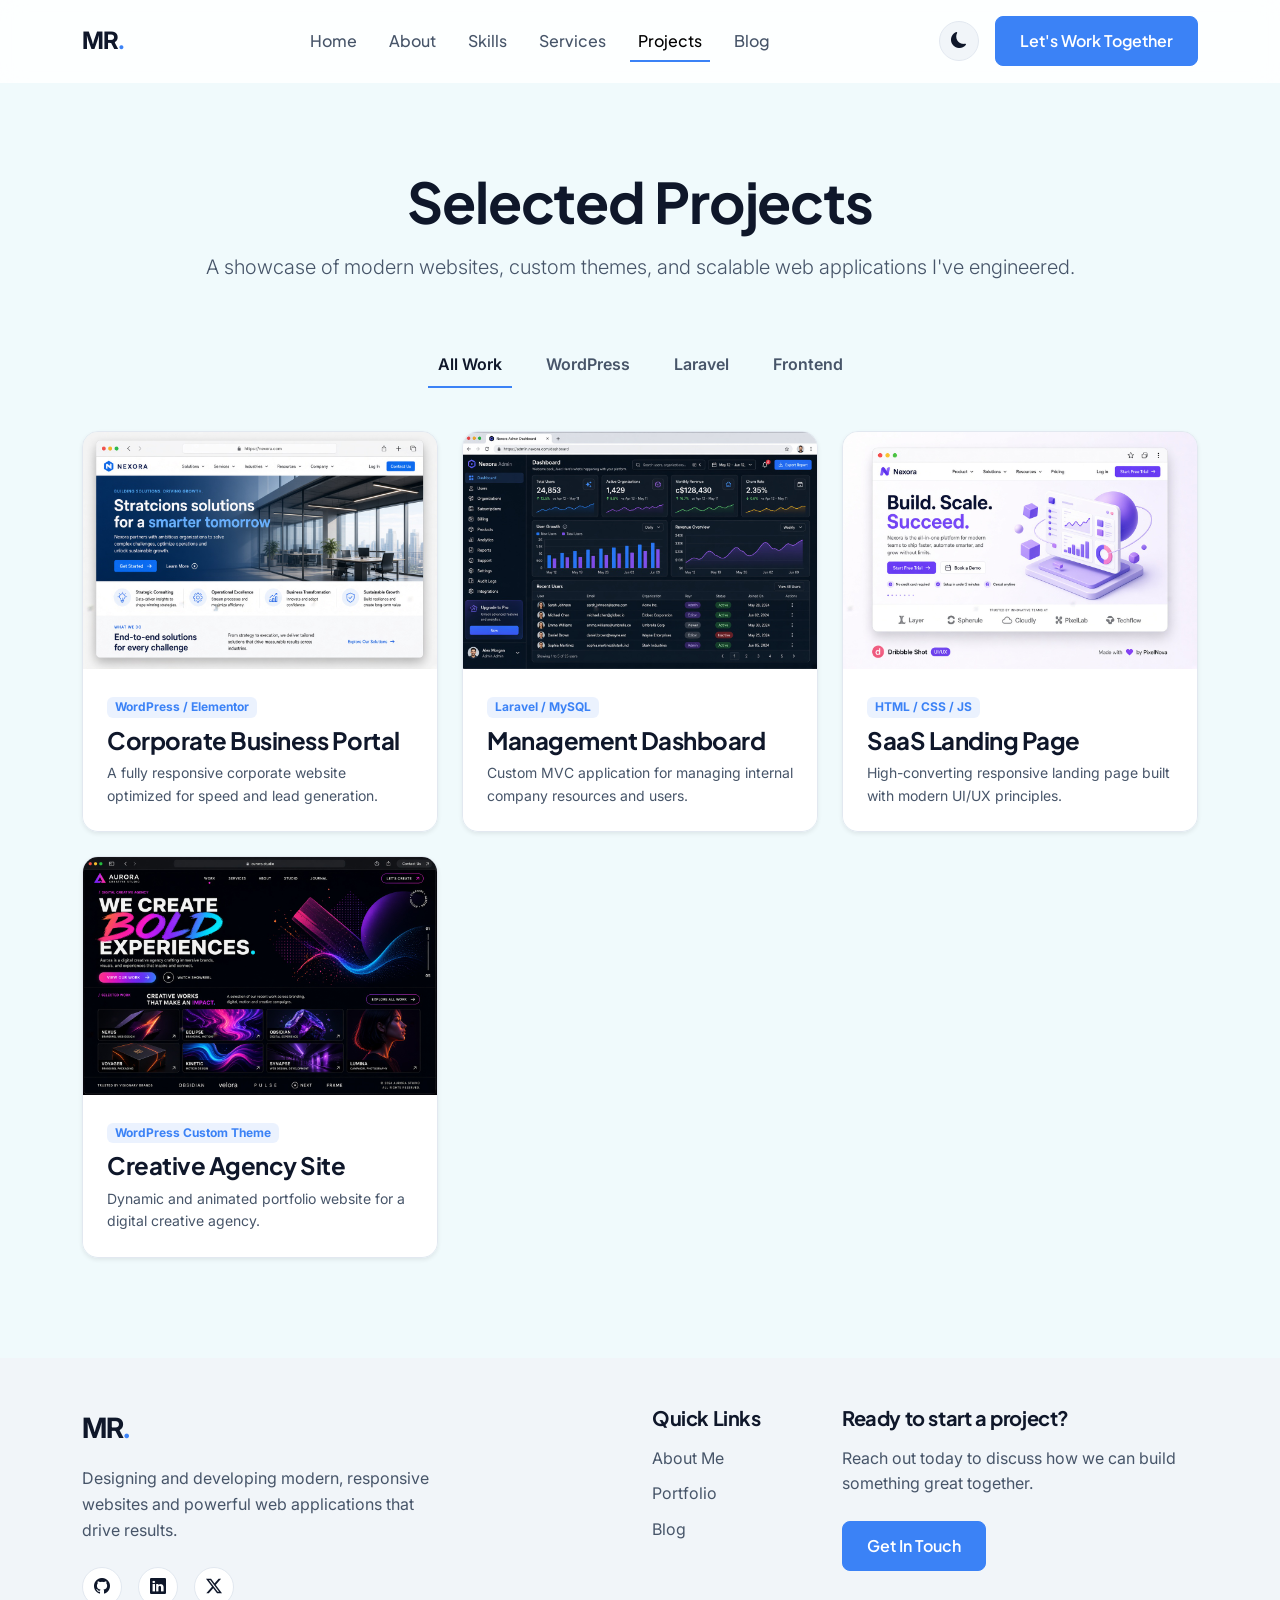
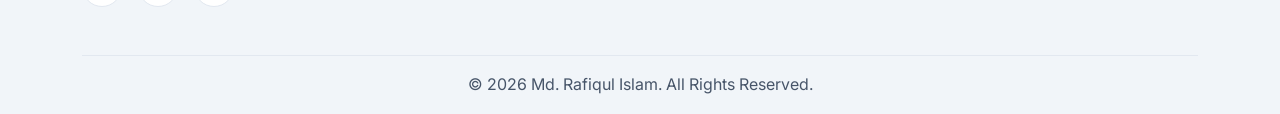
<file: projects.html>
<!DOCTYPE html>
<html lang="en" data-theme="light">
<head>
    <meta charset="UTF-8">
    <meta name="viewport" content="width=device-width, initial-scale=1.0">
    <title>Selected Projects | Md. Rafiqul Islam</title>
    
    <!-- Fonts -->
    <link rel="preconnect" href="https://fonts.googleapis.com">
    <link rel="preconnect" href="https://fonts.gstatic.com" crossorigin>
    <link href="https://fonts.googleapis.com/css2?family=Plus+Jakarta+Sans:wght@400;500;600;700&family=Inter:wght@400;500;600&display=swap" rel="stylesheet">
    
    <!-- Bootstrap 5 & Icons -->
    <link href="https://cdn.jsdelivr.net/npm/bootstrap@5.3.2/dist/css/bootstrap.min.css" rel="stylesheet">
    <link rel="stylesheet" href="https://cdn.jsdelivr.net/npm/bootstrap-icons@1.11.1/font/bootstrap-icons.css">
    
    <!-- Custom CSS -->
    <link rel="stylesheet" href="assets/css/style.css">
    <link rel="stylesheet" href="assets/css/dark-mode.css">
    <link rel="stylesheet" href="assets/css/responsive.css">
</head>
<body>
    <!-- Navbar -->
    <nav class="navbar navbar-expand-lg fixed-top" id="mainNav">
        <div class="container">
            <a class="navbar-brand fw-bold brand-logo" href="index.html">MR<span class="brand-dot">.</span></a>
            <button class="navbar-toggler" type="button" data-bs-toggle="collapse" data-bs-target="#navbarContent">
                <i class="bi bi-list"></i>
            </button>
            <div class="collapse navbar-collapse" id="navbarContent">
                <ul class="navbar-nav mx-auto mb-2 mb-lg-0">
                    <li class="nav-item"><a class="nav-link" href="index.html">Home</a></li>
                    <li class="nav-item"><a class="nav-link" href="about.html">About</a></li>
                    <li class="nav-item"><a class="nav-link" href="skills.html">Skills</a></li>
                    <li class="nav-item"><a class="nav-link" href="services.html">Services</a></li>
                    <li class="nav-item"><a class="nav-link active" href="projects.html">Projects</a></li>
                    <li class="nav-item"><a class="nav-link" href="blog.html">Blog</a></li>
                </ul>
                <div class="d-flex align-items-center gap-3">
                    <button id="themeToggle" class="theme-toggle-btn" aria-label="Toggle Dark Mode">
                        <i class="bi bi-moon-fill dark-icon"></i>
                        <i class="bi bi-sun-fill light-icon"></i>
                    </button>
                    <a href="contact.html" class="btn btn-primary btn-cta">Let's Work Together</a>
                </div>
            </div>
        </div>
    </nav>

    <!-- Page Header -->
    <section class="page-header padding-top-nav">
        <div class="container text-center py-5 reveal-up">
            <h1 class="display-4 fw-bold mb-3">Selected Projects</h1>
            <p class="lead text-secondary max-w-700 mx-auto">A showcase of modern websites, custom themes, and scalable web applications I've engineered.</p>
        </div>
    </section>

    <!-- Projects Portfolio -->
    <section class="section-padding pt-0">
        <div class="container">
            <!-- Filter -->
            <div class="project-filters text-center mb-5 reveal-up">
                <button class="filter-btn active" data-filter="all">All Work</button>
                <button class="filter-btn" data-filter="wordpress">WordPress</button>
                <button class="filter-btn" data-filter="laravel">Laravel</button>
                <button class="filter-btn" data-filter="frontend">Frontend</button>
            </div>

            <!-- Grid -->
            <div class="row g-4 project-grid reveal-up delay-1">
                
                <!-- Project 1 -->
                <div class="col-md-6 col-lg-4 project-item wordpress">
                    <div class="project-card rounded-4 overflow-hidden shadow-sm h-100">
                        <div class="project-img position-relative overflow-hidden">
                            <img src="assets/images/projects/project-placeholder.jpg" alt="Corporate Website" class="img-fluid w-100">
                            <div class="project-overlay d-flex align-items-center justify-content-center">
                                <a href="https://rafiqsrgt.github.io/SINEMA2/" class="btn btn-light rounded-pill px-4">View Case Study</a>
                            </div>
                        </div>
                        <div class="project-info p-4 bg-surface">
                            <span class="badge bg-primary-soft text-primary mb-2">WordPress / Elementor</span>
                            <h4 class="mb-2"><a href="project-details.html" class="text-decoration-none text-reset">Corporate Business Portal</a></h4>
                            <p class="text-secondary text-sm mb-0">A fully responsive corporate website optimized for speed and lead generation.</p>
                        </div>
                    </div>
                </div>

                <!-- Project 2 -->
                <div class="col-md-6 col-lg-4 project-item laravel">
                    <div class="project-card rounded-4 overflow-hidden shadow-sm h-100">
                        <div class="project-img position-relative overflow-hidden">
                            <img src="assets/images/projects/project-placeholder2.jpg" alt="Laravel Dashboard" class="img-fluid w-100">
                            <div class="project-overlay d-flex align-items-center justify-content-center">
                                <a href="https://rafiqsrgt.github.io/Medinova/themewagon.github.io/Medinova/about.html" class="btn btn-light rounded-pill px-4">View Case Study</a>
                            </div>
                        </div>
                        <div class="project-info p-4 bg-surface">
                            <span class="badge bg-primary-soft text-primary mb-2">Laravel / MySQL</span>
                            <h4 class="mb-2"><a href="project-details.html" class="text-decoration-none text-reset">Management Dashboard</a></h4>
                            <p class="text-secondary text-sm mb-0">Custom MVC application for managing internal company resources and users.</p>
                        </div>
                    </div>
                </div>

                <!-- Project 3 -->
                <div class="col-md-6 col-lg-4 project-item frontend">
                    <div class="project-card rounded-4 overflow-hidden shadow-sm h-100">
                        <div class="project-img position-relative overflow-hidden">
                            <img src="assets/images/projects/project-placeholder3.jpg" alt="SaaS Landing Page" class="img-fluid w-100">
                            <div class="project-overlay d-flex align-items-center justify-content-center">
                                <a href="https://rafiqsrgt.github.io/Travolo-/index-2.html" class="btn btn-light rounded-pill px-4">View Case Study</a>
                            </div>
                        </div>
                        <div class="project-info p-4 bg-surface">
                            <span class="badge bg-primary-soft text-primary mb-2">HTML / CSS / JS</span>
                            <h4 class="mb-2"><a href="project-details.html" class="text-decoration-none text-reset">SaaS Landing Page</a></h4>
                            <p class="text-secondary text-sm mb-0">High-converting responsive landing page built with modern UI/UX principles.</p>
                        </div>
                    </div>
                </div>

                <!-- Project 4 -->
                <div class="col-md-6 col-lg-4 project-item wordpress">
                    <div class="project-card rounded-4 overflow-hidden shadow-sm h-100">
                        <div class="project-img position-relative overflow-hidden">
                            <img src="assets/images/projects/project-placeholder4.jpg" alt="Agency Website" class="img-fluid w-100">
                            <div class="project-overlay d-flex align-items-center justify-content-center">
                                <a href="https://rafiqsrgt.github.io/zinka_it_agency_seo_business//" target="_blank" class="btn btn-light rounded-pill px-4">View Case Study</a>
                            </div>
                        </div>
                        <div class="project-info p-4 bg-surface">
                            <span class="badge bg-primary-soft text-primary mb-2">WordPress Custom Theme</span>
                            <h4 class="mb-2"><a href="project-details.html" class="text-decoration-none text-reset">Creative Agency Site</a></h4>
                            <p class="text-secondary text-sm mb-0">Dynamic and animated portfolio website for a digital creative agency.</p>
                        </div>
                    </div>
                </div>
                
            </div>
        </div>
    </section>

    <!-- Footer -->
    <footer class="site-footer pt-5 pb-3">
        <div class="container">
            <div class="row gy-4 mb-5">
                <div class="col-lg-4">
                    <a class="navbar-brand fw-bold brand-logo fs-3 mb-3 d-block" href="index.html">MR<span class="brand-dot">.</span></a>
                    <p class="text-secondary mb-4">Designing and developing modern, responsive websites and powerful web applications that drive results.</p>
                    <div class="social-links d-flex gap-3">
                        <a href="YOUR_GITHUB_URL" target="_blank"><i class="bi bi-github"></i></a>
                        <a href="YOUR_LINKEDIN_URL" target="_blank"><i class="bi bi-linkedin"></i></a>
                        <a href="YOUR_TWITTER_URL" target="_blank"><i class="bi bi-twitter-x"></i></a>
                    </div>
                </div>
                <div class="col-lg-2 offset-lg-2">
                    <h5 class="mb-3">Quick Links</h5>
                    <ul class="list-unstyled footer-links">
                        <li><a href="about.html">About Me</a></li>
                        <li><a href="projects.html">Portfolio</a></li>
                        <li><a href="blog.html">Blog</a></li>
                    </ul>
                </div>
                <div class="col-lg-4">
                    <h5 class="mb-3">Ready to start a project?</h5>
                    <p class="text-secondary">Reach out today to discuss how we can build something great together.</p>
                    <a href="contact.html" class="btn btn-primary mt-2">Get In Touch</a>
                </div>
            </div>
            <div class="footer-bottom pt-3 border-top text-center text-secondary">
                <p class="mb-0">&copy; 2026 Md. Rafiqul Islam. All Rights Reserved.</p>
            </div>
        </div>
    </footer>

    <!-- Scroll to Top -->
    <button id="scrollTop" class="scroll-top-btn" aria-label="Scroll to top"><i class="bi bi-arrow-up"></i></button>

    <!-- Scripts -->
    <script src="https://cdn.jsdelivr.net/npm/bootstrap@5.3.2/dist/js/bootstrap.bundle.min.js"></script>
    <script src="assets/js/theme.js"></script>
    <script src="assets/js/main.js"></script>
    <script src="assets/js/animations.js"></script>
</body>
</html>
</file>
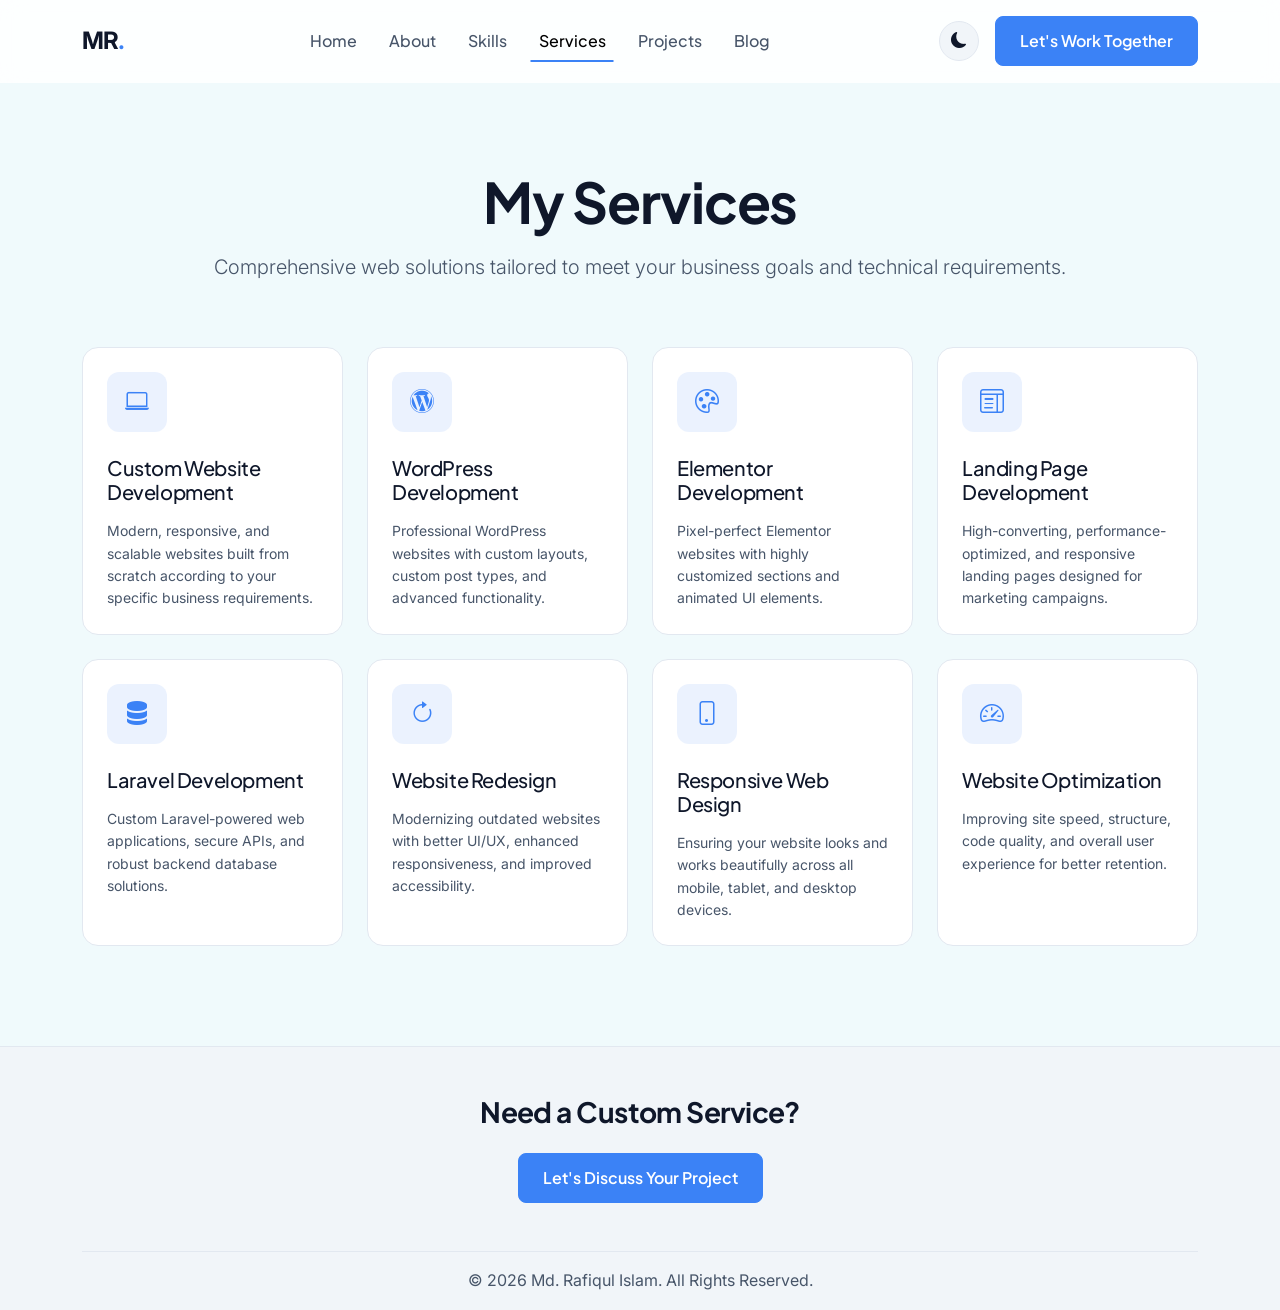
<file: services.html>
<!DOCTYPE html>
<html lang="en" data-theme="light">
<head>
    <meta charset="UTF-8">
    <meta name="viewport" content="width=device-width, initial-scale=1.0">
    <title>Services | Md. Rafiqul Islam</title>
    
    <!-- Fonts -->
    <link rel="preconnect" href="https://fonts.googleapis.com">
    <link rel="preconnect" href="https://fonts.gstatic.com" crossorigin>
    <link href="https://fonts.googleapis.com/css2?family=Plus+Jakarta+Sans:wght@400;500;600;700&family=Inter:wght@400;500;600&display=swap" rel="stylesheet">
    
    <!-- Bootstrap 5 & Icons -->
    <link href="https://cdn.jsdelivr.net/npm/bootstrap@5.3.2/dist/css/bootstrap.min.css" rel="stylesheet">
    <link rel="stylesheet" href="https://cdn.jsdelivr.net/npm/bootstrap-icons@1.11.1/font/bootstrap-icons.css">
    
    <!-- Custom CSS -->
    <link rel="stylesheet" href="assets/css/style.css">
    <link rel="stylesheet" href="assets/css/dark-mode.css">
    <link rel="stylesheet" href="assets/css/responsive.css">
</head>
<body>
    <!-- Navbar -->
    <nav class="navbar navbar-expand-lg fixed-top" id="mainNav">
        <div class="container">
            <a class="navbar-brand fw-bold brand-logo" href="index.html">MR<span class="brand-dot">.</span></a>
            <button class="navbar-toggler" type="button" data-bs-toggle="collapse" data-bs-target="#navbarContent">
                <i class="bi bi-list"></i>
            </button>
            <div class="collapse navbar-collapse" id="navbarContent">
                <ul class="navbar-nav mx-auto mb-2 mb-lg-0">
                    <li class="nav-item"><a class="nav-link" href="index.html">Home</a></li>
                    <li class="nav-item"><a class="nav-link" href="about.html">About</a></li>
                    <li class="nav-item"><a class="nav-link" href="skills.html">Skills</a></li>
                    <li class="nav-item"><a class="nav-link active" href="services.html">Services</a></li>
                    <li class="nav-item"><a class="nav-link" href="projects.html">Projects</a></li>
                    <li class="nav-item"><a class="nav-link" href="blog.html">Blog</a></li>
                </ul>
                <div class="d-flex align-items-center gap-3">
                    <button id="themeToggle" class="theme-toggle-btn">
                        <i class="bi bi-moon-fill dark-icon"></i>
                        <i class="bi bi-sun-fill light-icon"></i>
                    </button>
                    <a href="contact.html" class="btn btn-primary btn-cta">Let's Work Together</a>
                </div>
            </div>
        </div>
    </nav>

    <!-- Page Header -->
    <section class="page-header padding-top-nav">
        <div class="container text-center py-5 reveal-up">
            <h1 class="display-4 fw-bold mb-3">My Services</h1>
            <p class="lead text-secondary max-w-700 mx-auto">Comprehensive web solutions tailored to meet your business goals and technical requirements.</p>
        </div>
    </section>

    <!-- Services Grid -->
    <section class="section-padding pt-0">
        <div class="container">
            <div class="row g-4">
                
                <div class="col-md-6 col-lg-3 reveal-up">
                    <div class="service-card h-100 p-4 rounded-4">
                        <div class="icon-box mb-4"><i class="bi bi-laptop"></i></div>
                        <h4 class="h5 mb-3">Custom Website Development</h4>
                        <p class="text-secondary text-sm mb-0">Modern, responsive, and scalable websites built from scratch according to your specific business requirements.</p>
                    </div>
                </div>

                <div class="col-md-6 col-lg-3 reveal-up delay-1">
                    <div class="service-card h-100 p-4 rounded-4">
                        <div class="icon-box mb-4"><i class="bi bi-wordpress"></i></div>
                        <h4 class="h5 mb-3">WordPress Development</h4>
                        <p class="text-secondary text-sm mb-0">Professional WordPress websites with custom layouts, custom post types, and advanced functionality.</p>
                    </div>
                </div>

                <div class="col-md-6 col-lg-3 reveal-up delay-2">
                    <div class="service-card h-100 p-4 rounded-4">
                        <div class="icon-box mb-4"><i class="bi bi-palette"></i></div>
                        <h4 class="h5 mb-3">Elementor Development</h4>
                        <p class="text-secondary text-sm mb-0">Pixel-perfect Elementor websites with highly customized sections and animated UI elements.</p>
                    </div>
                </div>

                <div class="col-md-6 col-lg-3 reveal-up">
                    <div class="service-card h-100 p-4 rounded-4">
                        <div class="icon-box mb-4"><i class="bi bi-layout-text-window"></i></div>
                        <h4 class="h5 mb-3">Landing Page Development</h4>
                        <p class="text-secondary text-sm mb-0">High-converting, performance-optimized, and responsive landing pages designed for marketing campaigns.</p>
                    </div>
                </div>

                <div class="col-md-6 col-lg-3 reveal-up delay-1">
                    <div class="service-card h-100 p-4 rounded-4">
                        <div class="icon-box mb-4"><i class="bi bi-server"></i></div>
                        <h4 class="h5 mb-3">Laravel Development</h4>
                        <p class="text-secondary text-sm mb-0">Custom Laravel-powered web applications, secure APIs, and robust backend database solutions.</p>
                    </div>
                </div>

                <div class="col-md-6 col-lg-3 reveal-up delay-2">
                    <div class="service-card h-100 p-4 rounded-4">
                        <div class="icon-box mb-4"><i class="bi bi-arrow-clockwise"></i></div>
                        <h4 class="h5 mb-3">Website Redesign</h4>
                        <p class="text-secondary text-sm mb-0">Modernizing outdated websites with better UI/UX, enhanced responsiveness, and improved accessibility.</p>
                    </div>
                </div>

                <div class="col-md-6 col-lg-3 reveal-up">
                    <div class="service-card h-100 p-4 rounded-4">
                        <div class="icon-box mb-4"><i class="bi bi-phone"></i></div>
                        <h4 class="h5 mb-3">Responsive Web Design</h4>
                        <p class="text-secondary text-sm mb-0">Ensuring your website looks and works beautifully across all mobile, tablet, and desktop devices.</p>
                    </div>
                </div>

                <div class="col-md-6 col-lg-3 reveal-up delay-1">
                    <div class="service-card h-100 p-4 rounded-4">
                        <div class="icon-box mb-4"><i class="bi bi-speedometer2"></i></div>
                        <h4 class="h5 mb-3">Website Optimization</h4>
                        <p class="text-secondary text-sm mb-0">Improving site speed, structure, code quality, and overall user experience for better retention.</p>
                    </div>
                </div>

            </div>
        </div>
    </section>

    <!-- Footer -->
    <footer class="site-footer pt-5 pb-3 border-top">
        <div class="container text-center">
            <h3 class="mb-4">Need a Custom Service?</h3>
            <a href="contact.html" class="btn btn-primary mb-5">Let's Discuss Your Project</a>
            <div class="footer-bottom pt-3 border-top text-secondary">
                <p class="mb-0">&copy; 2026 Md. Rafiqul Islam. All Rights Reserved.</p>
            </div>
        </div>
    </footer>

    <!-- Scripts -->
    <script src="https://cdn.jsdelivr.net/npm/bootstrap@5.3.2/dist/js/bootstrap.bundle.min.js"></script>
    <script src="assets/js/theme.js"></script>
    <script src="assets/js/main.js"></script>
    <script src="assets/js/animations.js"></script>
</body>
</html>
</file>
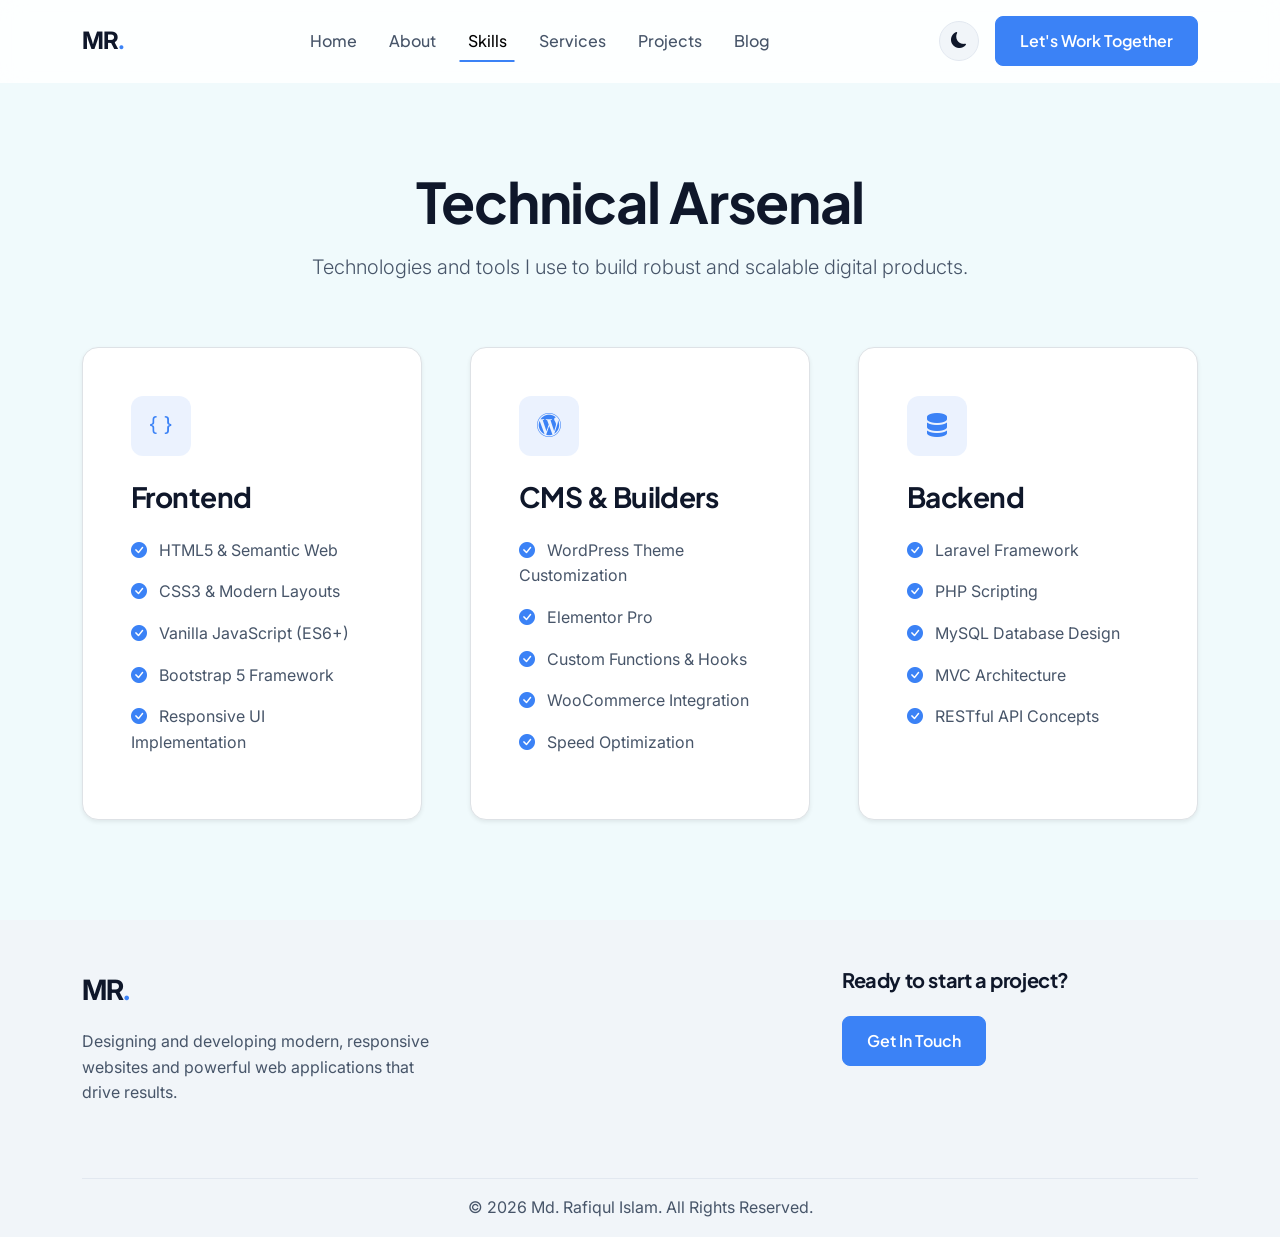
<file: skills.html>
<!DOCTYPE html>
<html lang="en" data-theme="light">
<head>
    <meta charset="UTF-8">
    <meta name="viewport" content="width=device-width, initial-scale=1.0">
    <title>My Skills | Md. Rafiqul Islam</title>
    
    <link rel="preconnect" href="https://fonts.googleapis.com">
    <link rel="preconnect" href="https://fonts.gstatic.com" crossorigin>
    <link href="https://fonts.googleapis.com/css2?family=Plus+Jakarta+Sans:wght@400;500;600;700&family=Inter:wght@400;500;600&display=swap" rel="stylesheet">
    <link href="https://cdn.jsdelivr.net/npm/bootstrap@5.3.2/dist/css/bootstrap.min.css" rel="stylesheet">
    <link rel="stylesheet" href="https://cdn.jsdelivr.net/npm/bootstrap-icons@1.11.1/font/bootstrap-icons.css">
    
    <link rel="stylesheet" href="assets/css/style.css">
    <link rel="stylesheet" href="assets/css/dark-mode.css">
    <link rel="stylesheet" href="assets/css/responsive.css">
</head>
<body>
    <nav class="navbar navbar-expand-lg fixed-top" id="mainNav">
        <div class="container">
            <a class="navbar-brand fw-bold brand-logo" href="index.html">MR<span class="brand-dot">.</span></a>
            <button class="navbar-toggler" type="button" data-bs-toggle="collapse" data-bs-target="#navbarContent">
                <i class="bi bi-list"></i>
            </button>
            <div class="collapse navbar-collapse" id="navbarContent">
                <ul class="navbar-nav mx-auto mb-2 mb-lg-0">
                    <li class="nav-item"><a class="nav-link" href="index.html">Home</a></li>
                    <li class="nav-item"><a class="nav-link" href="about.html">About</a></li>
                    <li class="nav-item"><a class="nav-link active" href="skills.html">Skills</a></li>
                    <li class="nav-item"><a class="nav-link" href="services.html">Services</a></li>
                    <li class="nav-item"><a class="nav-link" href="projects.html">Projects</a></li>
                    <li class="nav-item"><a class="nav-link" href="blog.html">Blog</a></li>
                </ul>
                <div class="d-flex align-items-center gap-3">
                    <button id="themeToggle" class="theme-toggle-btn">
                        <i class="bi bi-moon-fill dark-icon"></i>
                        <i class="bi bi-sun-fill light-icon"></i>
                    </button>
                    <a href="contact.html" class="btn btn-primary btn-cta">Let's Work Together</a>
                </div>
            </div>
        </div>
    </nav>

    <section class="page-header padding-top-nav">
        <div class="container text-center py-5 reveal-up">
            <h1 class="display-4 fw-bold mb-3">Technical Arsenal</h1>
            <p class="lead text-secondary max-w-700 mx-auto">Technologies and tools I use to build robust and scalable digital products.</p>
        </div>
    </section>

    <section class="section-padding pt-0">
        <div class="container">
            <div class="row g-5">
                <!-- Frontend -->
                <div class="col-lg-4 reveal-up">
                    <div class="bg-surface p-5 rounded-4 shadow-sm border h-100">
                        <div class="icon-box mb-4 bg-primary-soft text-primary"><i class="bi bi-braces"></i></div>
                        <h3 class="mb-4">Frontend</h3>
                        <ul class="list-unstyled d-flex flex-column gap-3 text-secondary">
                            <li><i class="bi bi-check-circle-fill text-primary me-2"></i> HTML5 & Semantic Web</li>
                            <li><i class="bi bi-check-circle-fill text-primary me-2"></i> CSS3 & Modern Layouts</li>
                            <li><i class="bi bi-check-circle-fill text-primary me-2"></i> Vanilla JavaScript (ES6+)</li>
                            <li><i class="bi bi-check-circle-fill text-primary me-2"></i> Bootstrap 5 Framework</li>
                            <li><i class="bi bi-check-circle-fill text-primary me-2"></i> Responsive UI Implementation</li>
                        </ul>
                    </div>
                </div>

                <!-- CMS & Builder -->
                <div class="col-lg-4 reveal-up delay-1">
                    <div class="bg-surface p-5 rounded-4 shadow-sm border h-100">
                        <div class="icon-box mb-4 bg-primary-soft text-primary"><i class="bi bi-wordpress"></i></div>
                        <h3 class="mb-4">CMS & Builders</h3>
                        <ul class="list-unstyled d-flex flex-column gap-3 text-secondary">
                            <li><i class="bi bi-check-circle-fill text-primary me-2"></i> WordPress Theme Customization</li>
                            <li><i class="bi bi-check-circle-fill text-primary me-2"></i> Elementor Pro</li>
                            <li><i class="bi bi-check-circle-fill text-primary me-2"></i> Custom Functions & Hooks</li>
                            <li><i class="bi bi-check-circle-fill text-primary me-2"></i> WooCommerce Integration</li>
                            <li><i class="bi bi-check-circle-fill text-primary me-2"></i> Speed Optimization</li>
                        </ul>
                    </div>
                </div>

                <!-- Backend -->
                <div class="col-lg-4 reveal-up delay-2">
                    <div class="bg-surface p-5 rounded-4 shadow-sm border h-100">
                        <div class="icon-box mb-4 bg-primary-soft text-primary"><i class="bi bi-server"></i></div>
                        <h3 class="mb-4">Backend</h3>
                        <ul class="list-unstyled d-flex flex-column gap-3 text-secondary">
                            <li><i class="bi bi-check-circle-fill text-primary me-2"></i> Laravel Framework</li>
                            <li><i class="bi bi-check-circle-fill text-primary me-2"></i> PHP Scripting</li>
                            <li><i class="bi bi-check-circle-fill text-primary me-2"></i> MySQL Database Design</li>
                            <li><i class="bi bi-check-circle-fill text-primary me-2"></i> MVC Architecture</li>
                            <li><i class="bi bi-check-circle-fill text-primary me-2"></i> RESTful API Concepts</li>
                        </ul>
                    </div>
                </div>
            </div>
        </div>
    </section>

    <footer class="site-footer pt-5 pb-3">
        <div class="container">
            <div class="row gy-4 mb-5">
                <div class="col-lg-4">
                    <a class="navbar-brand fw-bold brand-logo fs-3 mb-3 d-block" href="index.html">MR<span class="brand-dot">.</span></a>
                    <p class="text-secondary mb-4">Designing and developing modern, responsive websites and powerful web applications that drive results.</p>
                </div>
                <div class="col-lg-4 offset-lg-4">
                    <h5 class="mb-3">Ready to start a project?</h5>
                    <a href="contact.html" class="btn btn-primary mt-2">Get In Touch</a>
                </div>
            </div>
            <div class="footer-bottom pt-3 border-top text-center text-secondary">
                <p class="mb-0">&copy; 2026 Md. Rafiqul Islam. All Rights Reserved.</p>
            </div>
        </div>
    </footer>

    <button id="scrollTop" class="scroll-top-btn"><i class="bi bi-arrow-up"></i></button>
    <script src="https://cdn.jsdelivr.net/npm/bootstrap@5.3.2/dist/js/bootstrap.bundle.min.js"></script>
    <script src="assets/js/theme.js"></script>
    <script src="assets/js/main.js"></script>
    <script src="assets/js/animations.js"></script>
</body>
</html>
</file>
<file: assets/css/style.css>
/* ==========================================================================
   Base Design System & Variables
   ========================================================================== */
/* ==========================================================================
   Base Design System & Variables
   ========================================================================== */
:root {
    /* Color Palette - Light Mode (চোখের জন্য আরামদায়ক সফট কালার) */
    --bg-primary: #f0fafc;    /* খাঁটি সাদার বদলে খুব হালকা একটি সফট/গ্রে কালার */
    --bg-secondary: #f1f5f9;  /* আলাদা সেকশন বোঝানোর জন্য আরেকটু গাঢ় গ্রে */
    --bg-surface: #ffffff;    /* কার্ডগুলো যেন সুন্দরভাবে ফুটে ওঠে তাই এটি সাদা রাখা হলো */
    
    --text-primary: #0f172a;
    --text-secondary: #475569;
    --accent-color: #3b82f6;
    --accent-hover: #2563eb;
    --accent-soft: rgba(59, 130, 246, 0.1);
    --border-color: #e2e8f0;
    
    /* Typography */
    --font-heading: 'Plus Jakarta Sans', sans-serif;
    --font-body: 'Inter', sans-serif;
    
    /* Shadows & Transitions */
    --shadow-sm: 0 1px 3px rgba(0,0,0,0.05);
    --shadow-md: 0 4px 6px -1px rgba(0,0,0,0.1);
    --shadow-lg: 0 10px 15px -3px rgba(0,0,0,0.1);
    --transition: all 0.3s cubic-bezier(0.4, 0, 0.2, 1);
}
/* ==========================================================================
   Global Reset & Base
   ========================================================================== */
body {
    font-family: var(--font-body);
    color: var(--text-primary);
    background-color: var(--bg-primary);
    line-height: 1.6;
    transition: background-color 0.3s ease, color 0.3s ease;
    overflow-x: hidden;
}

h1, h2, h3, h4, h5, h6 {
    font-family: var(--font-heading);
    font-weight: 700;
    color: var(--text-primary);
    letter-spacing: -0.02em;
}

a {
    color: var(--accent-color);
    transition: var(--transition);
}

a:hover {
    color: var(--accent-hover);
}

/* Utilities */
.text-primary { color: var(--accent-color) !important; }
.bg-primary { background-color: var(--accent-color) !important; }
.bg-primary-soft { background-color: var(--accent-soft) !important; }
.text-secondary { color: var(--text-secondary) !important; }
.bg-surface { background-color: var(--bg-surface); }
.bg-alt { background-color: var(--bg-secondary); }
.section-padding { padding: 100px 0; }
.padding-top-nav { padding-top: 120px; }
.text-sm { font-size: 0.875rem; }
.border-y { border-top: 1px solid var(--border-color); border-bottom: 1px solid var(--border-color); }
.border-top { border-top: 1px solid var(--border-color) !important; }

/* ==========================================================================
   Buttons
   ========================================================================== */
.btn {
    font-family: var(--font-heading);
    font-weight: 600;
    border-radius: 8px;
    padding: 0.75rem 1.5rem;
    transition: var(--transition);
}

.btn-primary {
    background-color: var(--accent-color);
    border-color: var(--accent-color);
    color: #fff;
}

.btn-primary:hover {
    background-color: var(--accent-hover);
    border-color: var(--accent-hover);
    transform: translateY(-2px);
    box-shadow: var(--shadow-md);
}

.btn-outline {
    background-color: transparent;
    border: 1px solid var(--border-color);
    color: var(--text-primary);
}

.btn-outline:hover {
    border-color: var(--accent-color);
    color: var(--accent-color);
    transform: translateY(-2px);
}

/* ==========================================================================
   Navbar
   ========================================================================== */
.navbar {
    background-color: rgba(255, 255, 255, 0.85);
    backdrop-filter: blur(12px);
    border-bottom: 1px solid transparent;
    transition: var(--transition);
    padding: 1rem 0;
}

.navbar.scrolled {
    border-bottom-color: var(--border-color);
    padding: 0.75rem 0;
    box-shadow: var(--shadow-sm);
}

.brand-logo {
    font-size: 1.5rem;
    letter-spacing: -1px;
    color: var(--text-primary);
}
.brand-dot { color: var(--accent-color); }

.nav-link {
    font-family: var(--font-heading);
    font-weight: 500;
    color: var(--text-secondary);
    margin: 0 0.5rem;
    position: relative;
}

.nav-link:hover, .nav-link.active {
    color: var(--text-primary);
}

.nav-link::after {
    content: '';
    position: absolute;
    width: 0;
    height: 2px;
    bottom: 0;
    left: 50%;
    background-color: var(--accent-color);
    transition: var(--transition);
    transform: translateX(-50%);
}

.nav-link:hover::after, .nav-link.active::after {
    width: 100%;
}

/* Theme Toggle */
.theme-toggle-btn {
    background: var(--bg-secondary);
    border: 1px solid var(--border-color);
    color: var(--text-primary);
    width: 40px;
    height: 40px;
    border-radius: 50%;
    display: flex;
    align-items: center;
    justify-content: center;
    cursor: pointer;
    transition: var(--transition);
}
.theme-toggle-btn:hover { background: var(--border-color); }
.theme-toggle-btn .dark-icon { display: block; }
.theme-toggle-btn .light-icon { display: none; }

/* ==========================================================================
   Hero Section
   ========================================================================== */
.hero-section {
    position: relative;
    overflow: hidden;
}
.hero-bg-grid {
    position: absolute;
    top: 0; left: 0; right: 0; bottom: 0;
    background-size: 40px 40px;
    background-image: linear-gradient(to right, var(--border-color) 1px, transparent 1px),
                      linear-gradient(to bottom, var(--border-color) 1px, transparent 1px);
    opacity: 0.3;
    z-index: 0;
}
.text-gradient {
    background: linear-gradient(135deg, var(--accent-color), #8b5cf6);
    -webkit-background-clip: text;
    -webkit-text-fill-color: transparent;
}
.badge-status {
    display: inline-flex;
    align-items: center;
    gap: 8px;
    padding: 6px 12px;
    border-radius: 20px;
    background: var(--bg-secondary);
    border: 1px solid var(--border-color);
    font-size: 0.875rem;
    font-weight: 500;
}
.status-dot {
    width: 8px; height: 8px;
    background-color: #10b981;
    border-radius: 50%;
    box-shadow: 0 0 8px rgba(16, 185, 129, 0.6);
}

.hero-visual .tech-badge {
    position: absolute;
    background: var(--bg-surface);
    border: 1px solid var(--border-color);
    padding: 8px 16px;
    border-radius: 8px;
    font-weight: 600;
    box-shadow: var(--shadow-lg);
    z-index: 2;
    animation: float 6s ease-in-out infinite;
}
.badge-1 { top: 10%; left: -20px; animation-delay: 0s; }
.badge-2 { bottom: 20%; right: -20px; animation-delay: 2s; }
.badge-3 { top: 40%; right: -30px; animation-delay: 4s; }

@keyframes float {
    0% { transform: translateY(0px); }
    50% { transform: translateY(-15px); }
    100% { transform: translateY(0px); }
}

/* ==========================================================================
   Components (Cards, Projects, Process)
   ========================================================================== */
.service-card {
    background: var(--bg-surface);
    border: 1px solid var(--border-color);
    transition: var(--transition);
}
.service-card:hover {
    transform: translateY(-5px);
    box-shadow: var(--shadow-lg);
    border-color: var(--accent-color);
}
.icon-box {
    width: 60px; height: 60px;
    border-radius: 12px;
    background: var(--accent-soft);
    color: var(--accent-color);
    display: flex; align-items: center; justify-content: center;
    font-size: 1.5rem;
}

/* Project Cards */
.project-filters .filter-btn {
    background: transparent;
    border: none;
    color: var(--text-secondary);
    font-weight: 600;
    margin: 0 10px;
    padding: 5px 10px;
    position: relative;
}
.project-filters .filter-btn.active, .project-filters .filter-btn:hover {
    color: var(--text-primary);
}
.project-filters .filter-btn.active::after {
    content: '';
    position: absolute;
    bottom: -5px; left: 0; width: 100%; height: 2px;
    background: var(--accent-color);
}
.project-card {
    border: 1px solid var(--border-color);
    transition: var(--transition);
}
.project-overlay {
    position: absolute; top: 0; left: 0; right: 0; bottom: 0;
    background: rgba(15, 23, 42, 0.8);
    opacity: 0; transition: var(--transition);
}
.project-card:hover .project-overlay { opacity: 1; }
.project-card img { transition: transform 0.5s ease; }
.project-card:hover img { transform: scale(1.05); }

/* Process Timeline */
.process-timeline {
    border-left: 2px solid var(--border-color);
    padding-left: 30px;
    position: relative;
}
.process-step { margin-bottom: 30px; position: relative; }
.process-step .step-icon {
    position: absolute; left: -46px; top: 0;
    width: 30px; height: 30px;
    background: var(--bg-primary);
    border: 2px solid var(--accent-color);
    border-radius: 50%;
    display: flex; align-items: center; justify-content: center;
    color: var(--accent-color); font-size: 0.8rem;
}

/* Forms */
.form-control {
    background-color: var(--bg-secondary);
    border: 1px solid var(--border-color);
    color: var(--text-primary);
    padding: 0.75rem 1rem;
}
.form-control:focus {
    background-color: var(--bg-surface);
    border-color: var(--accent-color);
    box-shadow: 0 0 0 0.25rem var(--accent-soft);
    color: var(--text-primary);
}

/* Footer */
.site-footer { background-color: var(--bg-secondary); }
.footer-links li { margin-bottom: 10px; }
.footer-links a {
    color: var(--text-secondary);
    text-decoration: none;
}
.footer-links a:hover { color: var(--accent-color); }
.social-links a {
    width: 40px; height: 40px;
    border-radius: 50%;
    background: var(--bg-surface);
    border: 1px solid var(--border-color);
    display: flex; align-items: center; justify-content: center;
    color: var(--text-primary);
}
.social-links a:hover { background: var(--accent-color); color: #fff; border-color: var(--accent-color); }

/* Scroll Top */
.scroll-top-btn {
    position: fixed; bottom: 30px; right: 30px;
    width: 45px; height: 45px;
    background: var(--accent-color); color: #fff;
    border: none; border-radius: 50%;
    display: flex; align-items: center; justify-content: center;
    opacity: 0; visibility: hidden;
    transition: var(--transition);
    z-index: 99; cursor: pointer; box-shadow: var(--shadow-md);
}
.scroll-top-btn.visible { opacity: 1; visibility: visible; }
.scroll-top-btn:hover { transform: translateY(-3px); background: var(--accent-hover); }


/* Animation Utility Classes */
.reveal-up {
    opacity: 0;
    transform: translateY(30px);
    transition: all 0.8s cubic-bezier(0.5, 0, 0, 1);
}
.reveal-up.revealed { opacity: 1; transform: translateY(0); }
.delay-1 { transition-delay: 0.15s; }
.delay-2 { transition-delay: 0.3s; }
</file>
<file: assets/css/dark-mode.css>
/* ==========================================================================
   Dark Theme Configuration
   ========================================================================== */
[data-theme="dark"] {
    --bg-primary: #0f172a;
    --bg-secondary: #1e293b;
    --bg-surface: #1e293b;
    --text-primary: #f8fafc;
    --text-secondary: #94a3b8;
    --border-color: #334155;
    
    /* Soften shadow for dark mode */
    --shadow-sm: 0 1px 3px rgba(0,0,0,0.3);
    --shadow-md: 0 4px 6px -1px rgba(0,0,0,0.4);
    --shadow-lg: 0 10px 15px -3px rgba(0,0,0,0.5);
}

/* Navbar Dark Adjustments */
[data-theme="dark"] .navbar {
    background-color: rgba(15, 23, 42, 0.85);
}

/* Icon Toggles */
[data-theme="dark"] .theme-toggle-btn .dark-icon { display: none; }
[data-theme="dark"] .theme-toggle-btn .light-icon { display: block; color: #fbbf24; }

/* Image opacity dampening for comfort */
[data-theme="dark"] img:not(.hero-img) {
    opacity: 0.9;
    transition: opacity 0.3s ease;
}
[data-theme="dark"] img:not(.hero-img):hover { opacity: 1; }

/* Ensure form text remains visible */
[data-theme="dark"] .form-control::placeholder {
    color: #64748b;
}
</file>
<file: assets/css/responsive.css>
/* ==========================================================================
   Responsive Breakpoints
   ========================================================================== */
@media (max-width: 991.98px) {
    .navbar-collapse {
        background: var(--bg-surface);
        padding: 1.5rem;
        border-radius: 12px;
        border: 1px solid var(--border-color);
        box-shadow: var(--shadow-lg);
        margin-top: 1rem;
    }
    .hero-section { text-align: center; }
    .hero-section .d-flex.flex-wrap { justify-content: center; }
    .hero-visual { margin-top: 3rem; margin-bottom: 2rem; max-width: 400px; margin-inline: auto; }
    .tech-badge { font-size: 0.8rem; padding: 6px 12px; }
}

@media (max-width: 767.98px) {
    .display-3 { font-size: 2.5rem; }
    .display-4 { font-size: 2rem; }
    .section-padding { padding: 60px 0; }
    .padding-top-nav { padding-top: 100px; }
    
    .tech-strip .d-flex { justify-content: center !important; }
    .process-timeline { border-left: none; padding-left: 0; text-align: center; }
    .process-step .step-icon { position: static; margin: 0 auto 15px auto; }
    
    .contact-info { margin-bottom: 2rem; }
}
</file>
